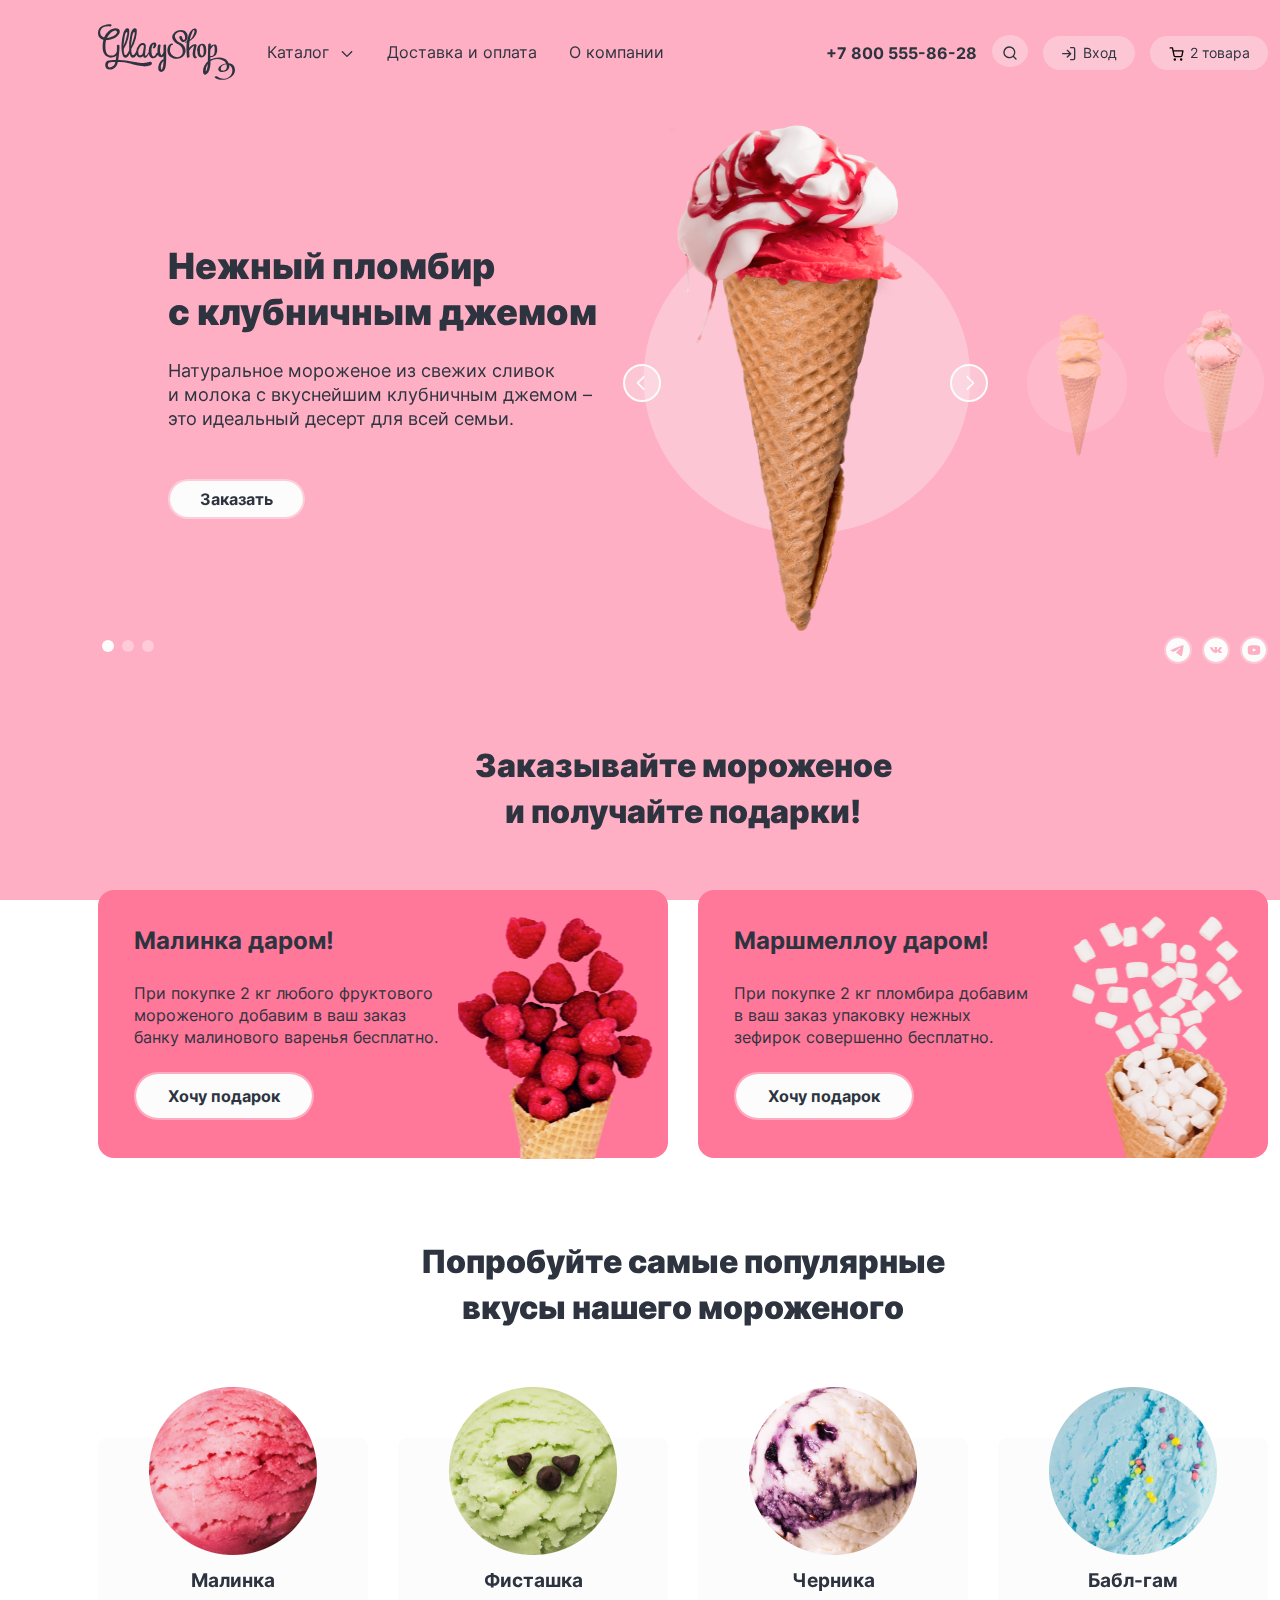
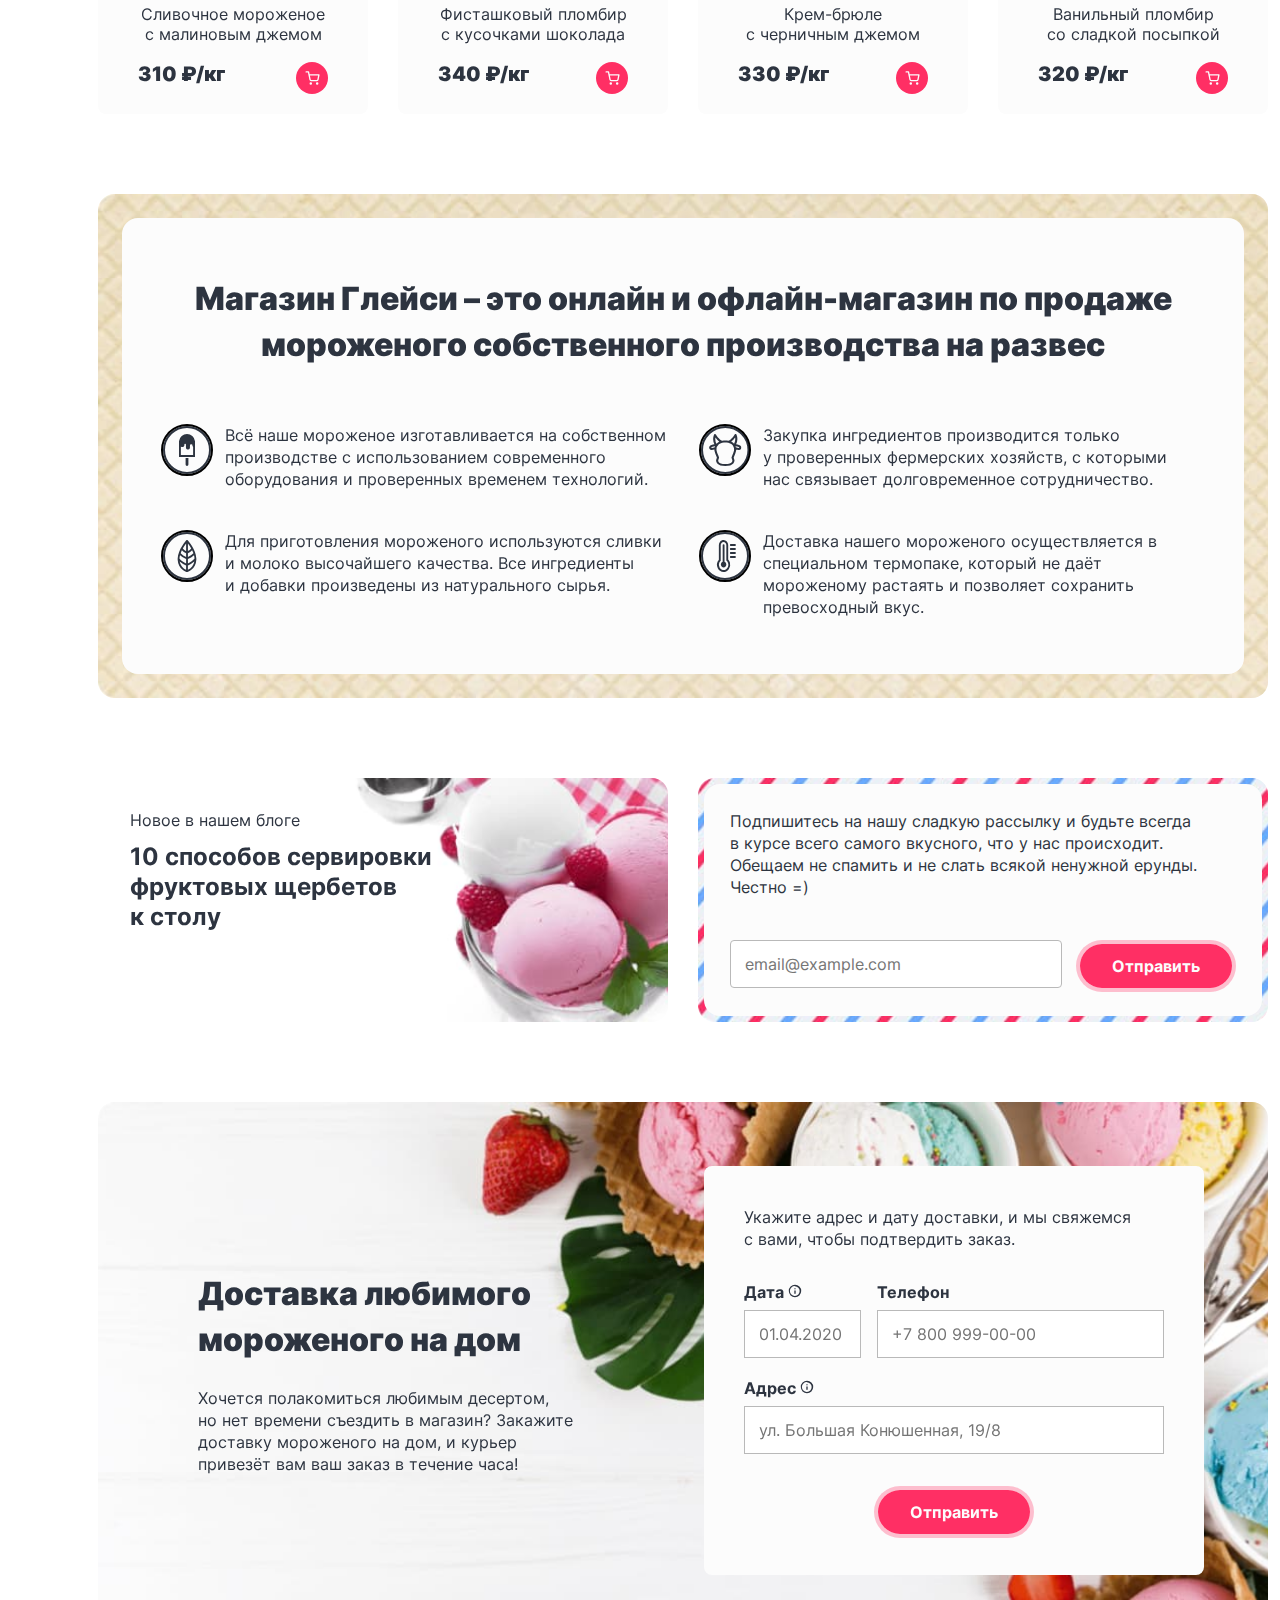
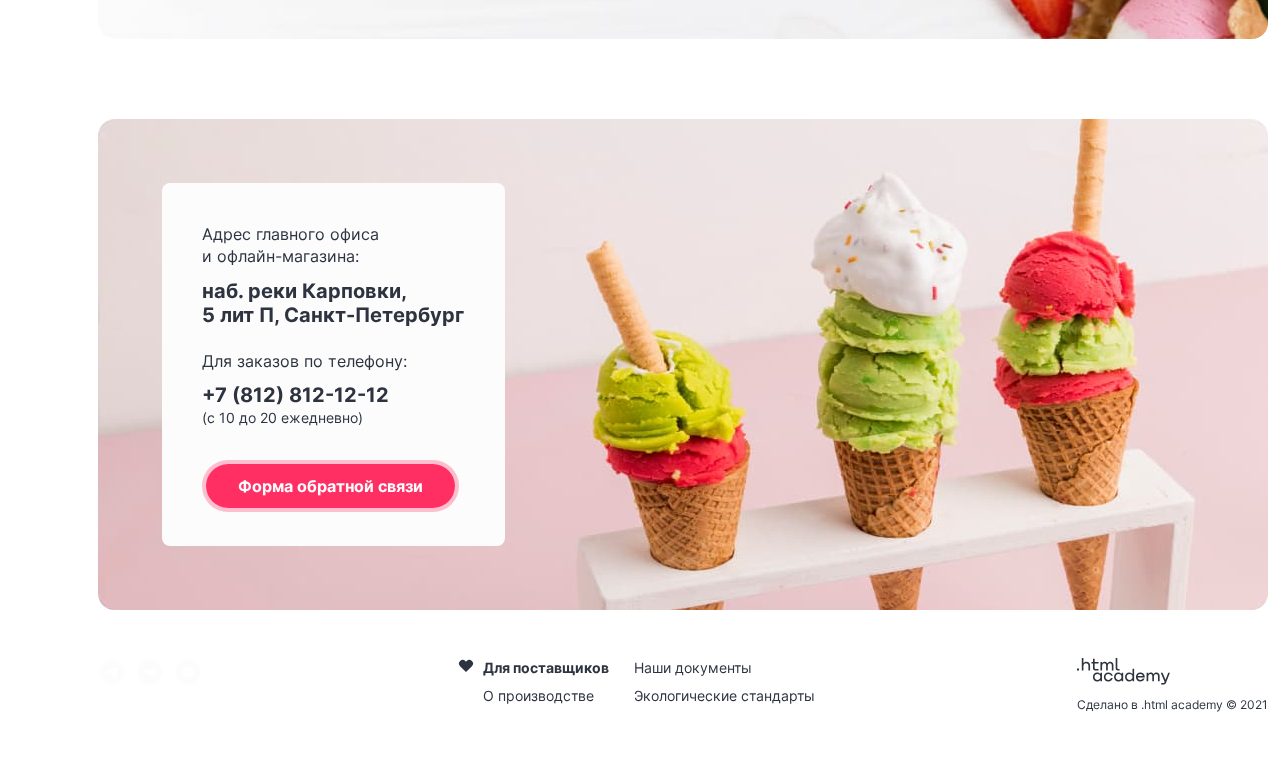
<file: index.html>
<!DOCTYPE html>
<html lang="ru">

  <head>
    <meta charset="utf-8">
    <title>HTML Academy: Глейси</title>
    <link rel="icon" type="image/png" sizes="32x32" href="/images/icons/favicon.png">
    <link rel="stylesheet" href="styles/styles.css">
  </head>

  <body class="pink">
    <!--Главный заголовок -->
    <h1 class="visually-hidden">Магазин Глейси</h1>
    <header class="page-header">
      <nav class="navigation">
        <a class="logo-main" href="index.html">
          <img class="logo-header" src="images/icons/logo-gllasy.svg" width="137" height="56"
            alt="Логотип магазина глейси">
        </a>
        <ul class="navigation-list navigation-link-left">
          <li class="navigation-item navigation-item-left navigation-item-catalog">
            <button class="navigation-link navigation-link-menu navigation-link-catalog" type="button">Каталог</button>
            <div class="popover-catalog">
              <h2 class="popover-title">Новинки</h2>
              <ul class="popover-list">
                <li class="popover-items">
                  <a class="popover-link popover-link-catalog" href="catalog.html">Сливочное</a>
                </li>
                <li class="popover-items">
                  <a class="popover-link popover-link-catalog" href="catalog.html">Щербеты</a>
                </li>
                <li class="popover-items">
                  <a class="popover-link popover-link-catalog" href="catalog.html">Фруктовый лед</a>
                </li>
                <li class="popover-items">
                  <a class="popover-link popover-link-catalog" href="catalog.html">Мелорин</a>
                </li>
              </ul>
            </div>
          </li>
          <li class="navigation-item navigation-item-left">
            <a class="navigation-link navigation-link-menu" href="#">Доставка и оплата</a>
          </li>
          <li class="navigation-item navigation-item-left">
            <a class="navigation-link navigation-link-menu" href="#">О компании</a>
          </li>
        </ul>
        <ul class="navigation-list navigation-user">
          <li class="navigation-item navigation-item-right">
            <a class="phone-number" href="tel:+78005558628">+7 800 555-86-28</a>
          </li>
          <li class="navigation-item navigation-item-right navigation-item-search">
            <a class="navigation-link navigation-link-right navigation-link-search" href="#"> <span
                class="visually-hidden">
                Поиск
              </span></a>
            <div class="popover-search">
              <form class="searh-form popover-input-enter" action="https://echo.htmlacademy.ru/" method="get">
                <label class="visually-hidden" for="sending-search">Поиск</label>
                <input class="input-search input-all" placeholder="Поиск по сайту" type="search" name="sending-search"
                  id="sending-search" required>
              </form>
            </div>
          </li>
          <li class="navigation-item navigation-item-right navigation-item-enter">
            <a class="navigation-link navigation-link-right navigation-link-enter" href="#">Вход</a>
            <div class="popover-enter">
              <h2 class="popover-enter-title">Личный кабинет</h2>
              <form class="popover-form" action="https://echo.htmlacademy.ru/" method="post">
                <p class="popover-mail">
                  <label class="visually-hidden" for="fild-popover-mail">
                    Почта</label>
                  <input class="popover-input-enter popover-input-enter-mail input-search input-all" type="email"
                    id="fild-popover-mail" name="fild-popover-mail" placeholder="email@example.com" required>
                </p>
                <p class="popover-password">
                  <label class="visually-hidden" for="fild-password">
                    Пароль</label>
                  <input class="popover-input-enter popover-input-enter-password  input-search input-all"
                    type="password" id="fild-password" name="fild-password" required>
                </p>
                <div class="enter-wrapper">
                  <a class="help-link help-link-enter" href="#">Войти</a>
                  <ul class="popover-enter-list">
                    <li class="popover-items-enter">
                      <a class="popover-enter-link" href="#">Забыли пароль?</a>
                    </li>
                    <li class="popover-items-enter">
                      <a class="popover-enter-link" href="#">Регистрация</a>
                    </li>
                  </ul>
                </div>
              </form>
            </div>
          </li>
          <li class="navigation-item navigation-item-right navigation-item-add">
            <button class="navigation-link navigation-link-right navigation-link-add" type="button">2 товара <span
                class="visually-hidden">
                Корзина
              </span></button>
            <div class="popover-add">
              <h2 class="popover-add-title">Корзина</h2>
              <ul class="popover-list-add">
                <li class="popover-items-add popover-items-add-rasberries">
                  <img class="popover-picture" src="images/ice-cream/raspb-small.jpg" width="46" height="46"
                    alt="Шарик мороженного розового цвета">
                  <a class="popover-link-add" href="catalog.html"><span class="link-description">Малинка</span>1 кг х
                    310 ₽</a>
                  <p class="add-price">310 ₽</p>
                  <button class="popover-close-button" type="button">
                    <span class="visually-hidden">Закрыть</span>
                  </button>
                </li>
                <li class="popover-items-add popover-items-add-babble">
                  <img class="popover-picture" src="images/ice-cream/bubble-small.jpg" width="46" height="46"
                    alt="Шарик мороженного синего цвета">
                  <a class="popover-link-add" href="catalog.html"><span class="link-description">Бабл-гам</span>1,5 кг х
                    320 ₽</a>
                  <p class="add-price add-price-bubble">480 ₽</p>
                  <button class="popover-close-button" type="button">
                    <span class="visually-hidden">Закрыть</span>
                  </button>
                </li>
              </ul>
              <div class="popover-add-bottom">
                <button class="help-link help-link-add" type="button">Оформить заказ</button>
                <p class="add-price-bottom">Итого: 790 ₽</p>
              </div>
            </div>
            <div class="popover-add-empty">
              <h2 class="visually-hidden">Пустая корзина</h2>
              <p class="popover-title-empty">Ваша корзина пока пуста</p>
            </div>
          </li>
        </ul>
      </nav>
    </header>
    <main class="main-index">
      <!-- Слайдер -->
      <section class="popular-goods container">
        <h2 class="visually-hidden">Популярные товары</h2>
        <ul class="slider-list">
          <li class="slider-peacture slider-peacture-one slider-peacture-current ">
            <div class="slider-description">
              <h3 class="title-items title-items-slider">Нежный пломбир<br>
                с клубничным джемом</h3>
              <p class="title-paragraph title-paragraph-slider main-text ">Натуральное мороженое из свежих сливок<br>
                и молока с вкуснейшим клубничным джемом – это идеальный десерт для всей семьи. </p>
              <a class="help-link help-link-slider" href="#">Заказать</a>
            </div>
            <div class="ice-wrapper">
              <img class="slider-image-current" src="images/ice-cream/ice-main-strawberry.png" width="320" height="507"
                alt="Морженное в вафельном рожке с клубничным джемом">
            </div>
            <div class="ice-mini-wrapper">
              <button class="slider-images slider-images-banana" type="button"><span class="visually-hidden">Следующий
                  товар</span></button>
            </div>
            <div class="ice-mini-wrapper">
              <button class="slider-images slider-images-caramel" type="button"><span class="visually-hidden">Следующий
                  товар</span></button>
            </div>
          </li>
          <li class="slider-peacture slider-peacture-two ">
            <div class="slider-description">
              <h3 class="title-items title-items-slider">Сливочное мороженое со вкусом банана</h3>
              <p class="title-paragraph title-paragraph-slider main-text">Сливочное мороженое с ярким банановым вкусом
                подарит
                вам свежесть и наслаждение даже в самый жаркий летний день. </p>
              <a class="help-link help-link-slider" href="#">Заказать</a>
            </div>
            <div class="ice-wrapper">
              <img class="slider-image-current" src="images/ice-cream/ice-main-banana.png" width="360" height="540"
                alt="Морженное в вафельном рожке с клубничным джемом">
            </div>
            <div class="ice-mini-wrapper">
              <button class="slider-images slider-images-caramel" type="button"><span class="visually-hidden">Следующий
                  товар</span></button>
            </div>
            <div class="ice-mini-wrapper">
              <button class="slider-images slider-images-strawberry" type="button"><span
                  class="visually-hidden">Следующий товар</span></button>
            </div>
          </li>
          <li class="slider-peacture slider-peacture-three">
            <div class="slider-description">
              <h3 class="title-items title-items-slider ">Карамельный пломбир
                с маршмеллоу</h3>
              <p class="title-paragraph title-paragraph-slider main-text">Необычный сладкий десерт с карамельным
                топпингом и
                кусочками зефира завоюет сердца сладкоежек всех возрастов.</p>
              <a class="help-link help-link-slider" href="#">Заказать</a>
            </div>
            <div class="ice-wrapper">
              <img class="slider-image-current" src="images/ice-cream/ice-main-caramel.png" width="350" height="507"
                alt="Морженное в вафельном рожке с клубничным джемом">
            </div>
            <div class="ice-mini-wrapper">
              <button class="slider-images slider-images-strawberry" type="button"><span
                  class="visually-hidden">Следующий товар</span></button>
            </div>
            <div class="ice-mini-wrapper">
              <button class="slider-images slider-images-banana" type="button"><span class="visually-hidden">Следующий
                  товар</span></button>
            </div>
          </li>
        </ul>
        <div class="slider-controls">
          <button class="slider-button slider-prev" type="button">
            <span class="visually-hidden">Предыдущее фото</span>
          </button>
          <button class="slider-button slider-next" type="button">
            <span class="visually-hidden">Следующее фото</span>
          </button>
        </div>
        <div class="pagination-social">
          <ul class="slider-pagination">
            <li class="slider-pagination-item">
              <button class="slider-pagination-button slider-pagination-button-current" type="button">
                <span class="visually-hidden">1 слайд</span>
              </button>
            </li>
            <li class="slider-pagination-item">
              <button class="slider-pagination-button" type="button">
                <span class="visually-hidden">2 слайд</span>
              </button>
            </li>
            <li class="slider-pagination-item">
              <button class="slider-pagination-button" type="button">
                <span class="visually-hidden">3 слайд</span>
              </button>
            </li>
          </ul>
          <article class="social">
            <h2 class="visually-hidden">Социальные сети</h2>
            <ul class="social-list">
              <li class="social-item">
                <a class="social-link social-link-tg" href=" https://t.me/htmlacademy ">
                  <span class="visually-hidden">Телеграм</span>
                </a>
              </li>
              <li class="social-item">
                <a class="social-link social-link-vk" href="https://vk.com/htmlacademy">
                  <span class="visually-hidden">В контакте</span>
                </a>
              </li>
              <li class="social-item">
                <a class="social-link social-link-yt" href="https://www.youtube.com/user/htmlacademyru">
                  <span class="visually-hidden">Ютуб</span>
                </a>
              </li>
            </ul>
          </article>
        </div>
      </section>
      <!-- Акции -->
      <section class="special-offer">
        <h2 class="visually-hidden">Акционные предложения</h2>
        <p class="title-items offer-main-title">Заказывайте мороженое<br> и получайте подарки!</p>
        <div class="grid-wrapper">
          <div class="offer-list offer-list-raspberries">
            <h3 class="offer-title">Малинка даром!</h3>
            <p class="offer-paragraph main-text">При покупке 2 кг любого фруктового мороженого добавим в ваш заказ банку
              малинового
              варенья бесплатно.</p>
            <a class="help-link help-link-offer" href="#">Хочу подарок</a>
          </div>
          <div class="offer-list offer-list-marshmallow">
            <h3 class="title-items offer-title">Маршмеллоу даром!</h3>
            <p class="offer-paragraph main-text">При покупке 2 кг пломбира добавим<br> в ваш заказ упаковку нежных
              зефирок
              совершенно
              бесплатно.</p>
            <a class="help-link help-link-offer" href="#">Хочу подарок</a>
          </div>
        </div>
      </section>
      <!-- Популярные вкусы -->
      <section class="popular-flavor">
        <h2 class="visually-hidden">Популярные вкусы мороженного</h2>
        <p class="popular-main-title">Попробуйте самые популярные<br> вкусы нашего мороженого</p>
        <ul class="product-list">
          <li class="product-item">
            <div class="product-wrapper">
              <img class="ice-catalog-image" src="images/ice-cream/ice-raspberries.png" width="168" height="168"
                alt="Шарик мороженного малинового цвета">
              <h3 class="product-title">Малинка</h3>
              <p class="product-discription main-text">Сливочное мороженое с малиновым джемом</p>
              <p class="product-price"><b class="price">310 ₽/кг</b>
                <button class="product-link product-link-vr" type="button"><span
                    class="visually-hidden">Корзина</span></button>
              </p>
            </div>
          </li>
          <li class="product-item">
            <div class="product-wrapper">
              <img class="ice-catalog-image" src="images/ice-cream/ice-pistachio.png" width="168" height="168"
                alt="Шарик мороженного фисташкового цвета с орешками">
              <h3 class="product-title">Фисташка</h3>
              <p class="product-discription main-text">Фисташковый пломбир с кусочками шоколада</p>
              <p class="product-price"><b class="price">340 ₽/кг</b>
                <button class="product-link product-link-vr" type="button"><span
                    class="visually-hidden">Корзина</span></button>
              </p>
            </div>
          </li>
          <li class="product-item">
            <div class="product-wrapper">
              <img class="ice-catalog-image" src="images/ice-cream/ice-blackberry.png" width="168" height="168"
                alt="Шарик мороженного кремового цвета с полосками черничного джема">
              <h3 class="product-title">Черника</h3>
              <p class="product-discription main-text">Крем-брюле<br>
                с черничным джемом</p>
              <p class="product-price"><b class="price">330 ₽/кг</b>
                <button class="product-link product-link-vr" type="button"><span
                    class="visually-hidden">Корзина</span></button>
              </p>
            </div>
          </li>
          <li class="product-item">
            <div class="product-wrapper">
              <img class="ice-catalog-image" src="images/ice-cream/ice-babble.png" width="168" height="168"
                alt="Шарик мороженного синего цвета с разноцветной присыпкой">
              <h3 class="product-title">Бабл-гам</h3>
              <p class="product-discription main-text">Ванильный пломбир<br>
                со сладкой посыпкой</p>
              <p class="product-price"><b class="price">320 ₽/кг</b>
                <button class="product-link product-link-vr" type="button"><span
                    class="visually-hidden">Корзина</span></button>
              </p>
            </div>
          </li>
        </ul>
      </section>
      <!-- Приемущества -->
      <div class="advantages-wrapper">
        <section class="advantages">
          <h2 class="title-items title-items-advantages">Магазин Глейси – это онлайн и офлайн-магазин по продаже
            мороженого собственного производства на развес</h2>
          <ul class="advantages-list">
            <li class="advantages-item advantages-item-ice main-text">Всё наше мороженое изготавливается на собственном
              производстве с
              использованием
              современного оборудования и проверенных временем технологий.</li>
            <li class="advantages-item advantages-item-farm main-text">Закупка ингредиентов производится только<br>
              у проверенных фермерских хозяйств, с которыми<br>
              нас связывает долговременное сотрудничество.</li>
            <li class="advantages-item advantages-item-milk main-text">Для приготовления мороженого используются сливки
              и молоко высочайшего
              качества.
              Все ингредиенты<br>
              и добавки произведены из натурального сырья.</li>
            <li class="advantages-item advantages-item-delivery main-text">Доставка нашего мороженого осуществляется в
              специальном термопаке,
              который не даёт
              мороженому растаять и позволяет сохранить превосходный вкус.</li>
          </ul>
        </section>
      </div>
      <!-- Блог -->
      <div class="news-wrapper grid-wrapper">
        <section class="blog">
          <h2 class="main-text main-text-blog">Новое в нашем блоге</h2>
          <a class="blog-description" href="#">10 способов сервировки фруктовых щербетов<br>
            к столу</a>
        </section>
        <!-- Подписаться -->
        <div class="subscribe-wrapper">
          <section class="subscribe">
            <h2 class="visually-hidden">Подписаться</h2>
            <p class="main-text main-subscribe">Подпишитесь на&nbsp;нашу сладкую рассылку и&nbsp;будьте всегда<br>
              в&nbsp;курсе всего самого вкусного, что у&nbsp;нас происходит. Обещаем не&nbsp;спамить
              и&nbsp;не&nbsp;слать
              всякой ненужной ерунды.
              Честно =&#41;</p>
            <form class="subscribe-form" action="https://echo.htmlacademy.ru/" method="get">
              <label class="visually-hidden" for="sending-subscribe">Подписаться</label>
              <input class="input-subscribe input-all" placeholder="email@example.com" type="email"
                name="sending-subscribe" id="sending-subscribe" required>
              <button class="help-link button-subscribe" type="submit">Отправить</button>
            </form>
          </section>
        </div>
      </div>
      <!-- Доставка -->

      <section class="delivery">
        <div class="delivery-description">
          <h2 class="title-items title-items-delivery">Доставка любимого мороженого на дом</h2>
          <p class="main-text main-text-delivery">Хочется полакомиться любимым десертом,<br> но нет времени съездить в
            магазин? Закажите
            доставку мороженого на дом, и курьер<br> привезёт вам ваш заказ в течение часа!</p>
        </div>
        <div class="delivery-main">
          <p class="main-text main-text-delivery">Укажите адрес и&nbsp;дату доставки, и&nbsp;мы&nbsp;свяжемся
            с&nbsp;вами, чтобы подтвердить
            заказ.</p>
          <form class="delivery-form" action="https://echo.htmlacademy.ru/" method="post">
            <div class="delivery-form-top">
              <p class="field-group fild-form-date">
                <label class="form-label form-label-delivery" for="fild-date">
                  Дата</label>
                <input class="field-delivery fild-date input-all" type="text" id="fild-date" name="fild-date"
                  placeholder="01.04.2020" required>
              </p>
              <p class="field-group fild-form-phone">
                <label class="form-label" for="fild-phone">
                  Телефон</label>
                <input class="field-delivery fild-phone input-all" type="tel" id="fild-phone" name="fild-phone"
                  placeholder="+7 800 999-00-00" required>
              </p>
            </div>
            <p class="field-group fild-form-address">
              <label class="form-label form-label-delivery" for="fild-address">
                Адрес</label>
              <input class="field-delivery fild-address input-all" type="text" id="fild-address" name="fild-address"
                placeholder="ул. Большая Конюшенная, 19/8" required>
            </p>
            <button class="help-link help-link-delivery" type="submit">Отправить</button>
          </form>
        </div>
      </section>

      <!-- Контакты -->
      <section class="cotact">
        <div class="contact-wrapper">
          <h2 class="main-text main-text-contact">Адрес главного офиса<br> и офлайн-магазина:</h2>
          <address class="contact-text">наб. реки Карповки,<br> 5 лит П, Санкт-Петербург</address>
          <p class="main-text main-text-paragraph">Для заказов по телефону:</p>
          <a class="contact-text contact-text-phone" href="tel:+78128121212">+7 (812) 812-12-12</a>
          <span class="control-label control-label-contact">(с 10 до 20 ежедневно)</span>
          <button class="help-link help-link-contact" type="submit">Форма обратной связи</button>
        </div>
      </section>
    </main>
    <!-- Подвал -->
    <footer class="page-footer">
      <div class="social">
        <ul class="social-list social-list-footer">
          <li class="social-item ">
            <a class="social-link social-link-tg" href=" https://t.me/htmlacademy ">
              <span class="visually-hidden">Телеграм</span>
            </a>
          </li>
          <li class="social-item">
            <a class="social-link social-link-vk" href="https://vk.com/htmlacademy">
              <span class="visually-hidden">В контакте</span>
            </a>
          </li>
          <li class="social-item">
            <a class="social-link social-link-yt" href="https://www.youtube.com/user/htmlacademyru">
              <span class="visually-hidden">Ютуб</span>
            </a>
          </li>
        </ul>
      </div>
      <div class="footer-link-group">
        <ul class="footer-list">
          <li class="footer-item">
            <a class="navigation-link navigation-link-footer navigation-link-footer-main" href="#">Для поставщиков</a>
          </li>
          <li class="footer-item">
            <a class="navigation-link navigation-link-footer" href="#">Наши документы</a>
          </li>
          <li class="footer-item">
            <a class="navigation-link navigation-link-footer" href="#">О производстве</a>
          </li>
          <li class="footer-item">
            <a class="navigation-link navigation-link-footer" href="#">Экологические стандарты</a>
          </li>
        </ul>
      </div>
      <div class="html-academy">
        <p class="logo-html-footer">
          <a class="logo-footer-html" href="https://htmlacademy.ru">
            <img class="logo-html-academy" src="images/icons/logo-html-academy.svg" width="93" height="27"
              alt="Логотип html-academy">
          </a>
          <span class="footer-description">Сделано в .html academy © 2021</span>
        </p>
      </div>
    </footer>
    <!-- Модальное окно -->
    <div class="modal-container modal-wrapper">
      <div class="modal modal-order">
        <button class="modal-close-button" type="button">
          <span class="visually-hidden">Закрыть</span>
        </button>
        <section class="modal-content">
          <h2 class="modal-title">Мы обязательно ответим вам!</h2>
          <form class="order-form" action="https://echo.htmlacademy.ru/" method="post">
            <p class="field-group modal-form-name">
              <label class="visually-hidden" for="order-name">
                Ваше имя</label>
              <input class="field-modal fild-modal-name field-delivery" type="text" id="order-name" name="order-name"
                placeholder="Имя и фамилия" required>
            </p>
            <p class="field-group modal-form-mail">
              <label class="visually-hidden" for="order-mail">
                Ваш e-mail</label>
              <input class="field-modal fild-modal-mail field-delivery" type="text" id="order-mail" name="order-mail"
                placeholder="email@example.com" required>
            </p>
            <p class="field-group order-form-get`">
              <label class="visually-hidden" for="order-get">Написать вопрос
              </label>
              <input class="field-modal fild-modal-get" type="text" id="order-get" name="order-get"
                placeholder="В свободной форме" required>
            </p>
            <button class="help-link help-link-modal" type="submit">Отправить</button>
          </form>
        </section>
      </div>
    </div>
  </body>

</html>
</file>
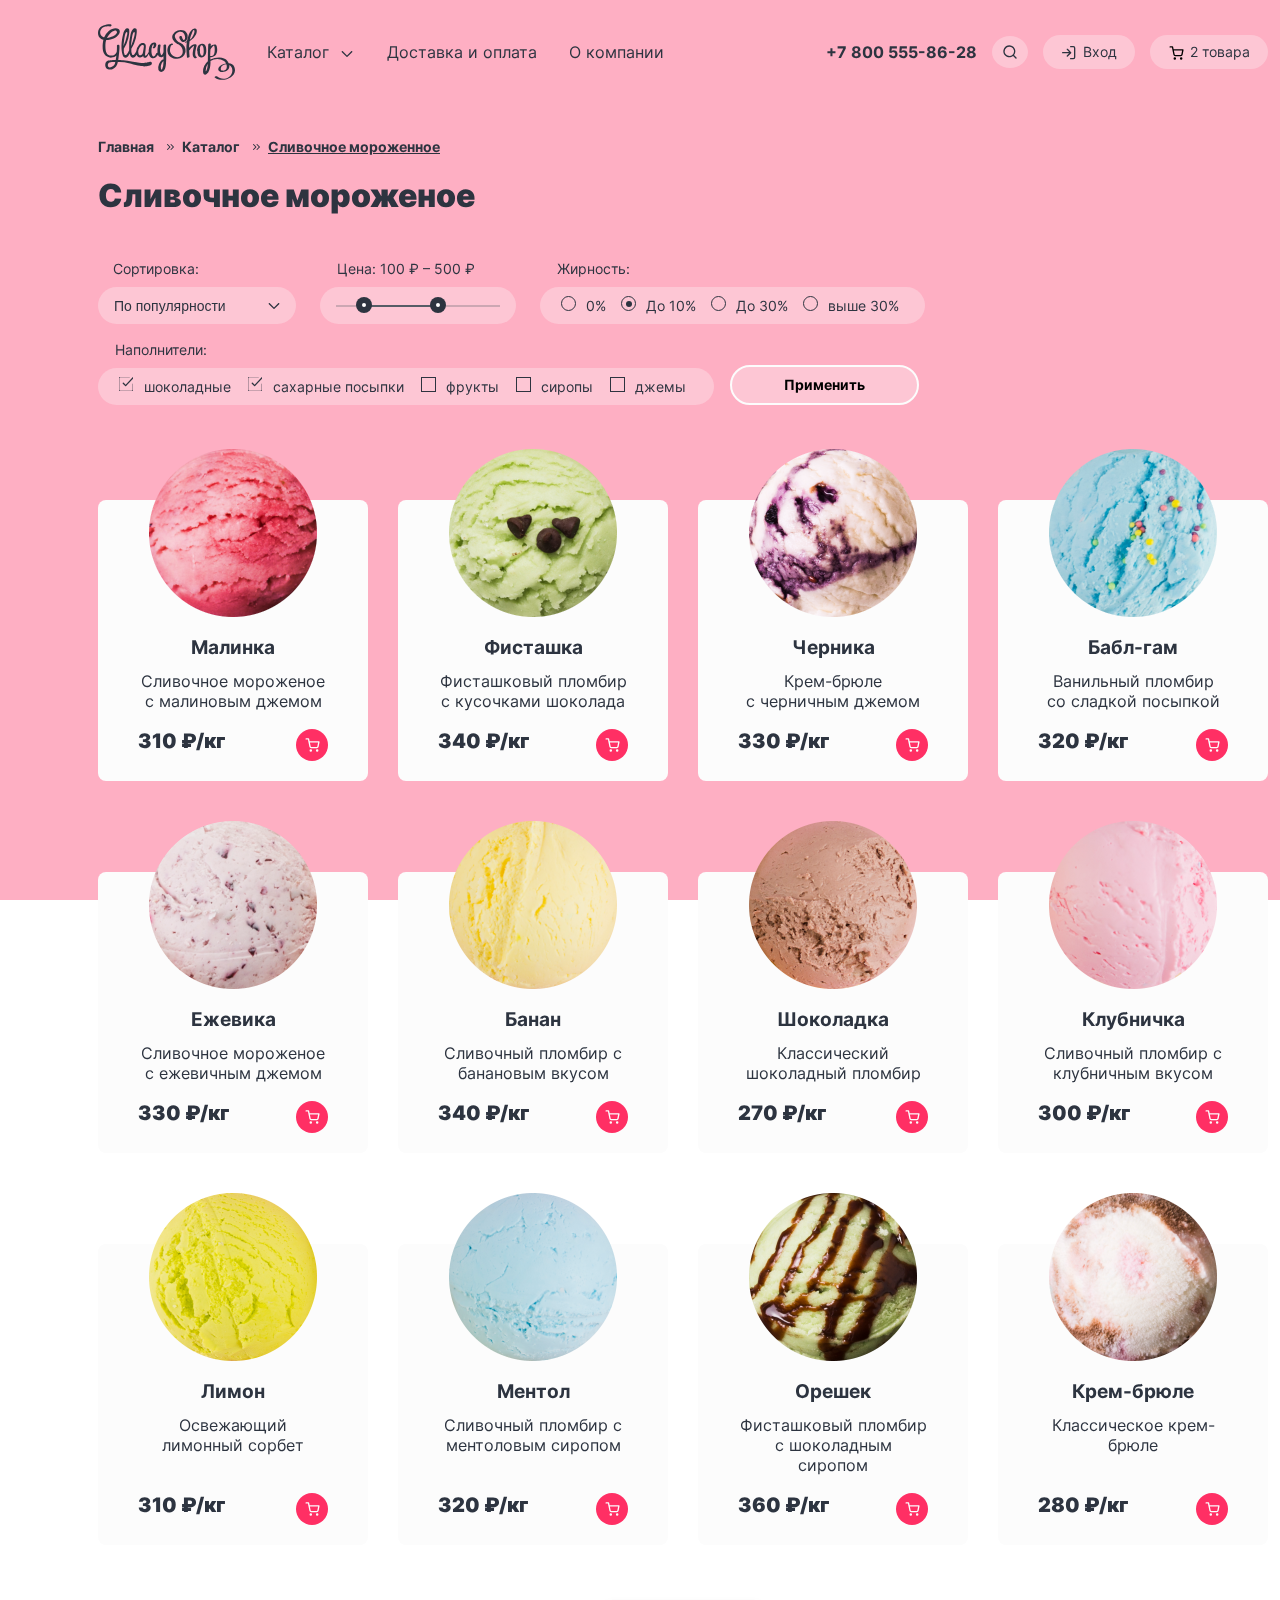
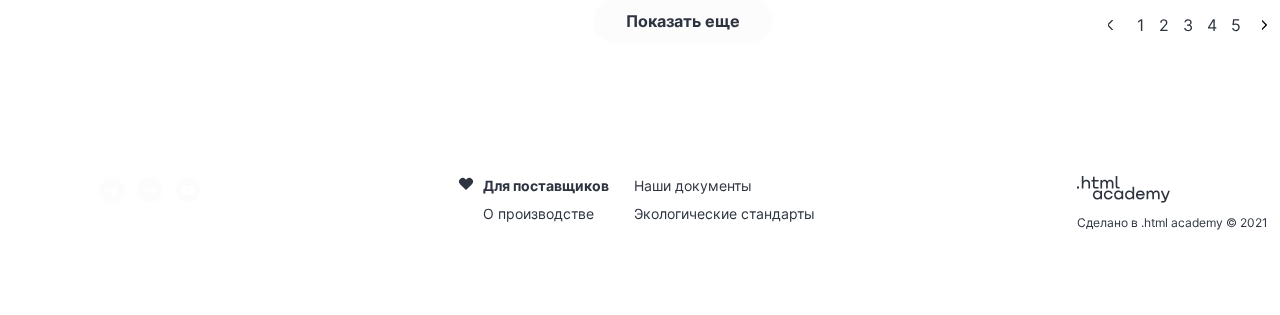
<file: catalog.html>
<!DOCTYPE html>
<html lang="ru">

  <head>
    <meta charset="utf-8">
    <title>Каталог</title>
    <link rel="icon" type="image/png" sizes="32x32" href="/images/icons/favicon.png">
    <link rel="stylesheet" href="styles/styles.css">
  </head>

  <body class="pink">
    <!--Главный заголовок -->
    <h1 class="visually-hidden">Магазин Глейси</h1>
    <header class="page-header">
      <nav class="navigation">
        <a class="logo-main" href="index.html">
        <img class="logo-header" src="images/icons/logo-gllasy.svg" width="137" height="56"
              alt="Логотип магазина глейси">
            </a>
        <ul class="navigation-list navigation-link-left">
          <li class="navigation-item navigation-item-left navigation-item-catalog">
            <button class="navigation-link navigation-link-menu navigation-link-catalog" type="button">Каталог</button>
            <div class="popover-catalog">
              <h2 class="popover-title">Новинки</h2>
              <ul class="popover-list">
                <li class="popover-items">
                  <a class="popover-link popover-link-catalog" href="catalog.html">Сливочное</a>
                </li>
                <li class="popover-items">
                  <a class="popover-link popover-link-catalog" href="catalog.html">Щербеты</a>
                </li>
                <li class="popover-items">
                  <a class="popover-link popover-link-catalog" href="catalog.html">Фруктовый лед</a>
                </li>
                <li class="popover-items">
                  <a class="popover-link popover-link-catalog" href="catalog.html">Мелорин</a>
                </li>
              </ul>
            </div>
          </li>
          <li class="navigation-item navigation-item-left">
            <a class="navigation-link navigation-link-menu" href="#">Доставка и оплата</a>
          </li>
          <li class="navigation-item navigation-item-left">
            <a class="navigation-link navigation-link-menu" href="#">О компании</a>
          </li>
        </ul>
        <ul class="navigation-list navigation-user">
          <li class="navigation-item navigation-item-right">
            <a class="phone-number" href="tel:+78005558628">+7 800 555-86-28</a>
          </li>
          <li class="navigation-item navigation-item-right navigation-item-search">
            <button class="navigation-link navigation-link-right navigation-link-search" type="button"> <span
                class="visually-hidden">
                Поиск
              </span></button>
            <div class="popover-search">
              <form class="searh-form popover-input-enter" action="https://echo.htmlacademy.ru/" method="get">
                <label class="visually-hidden" for="sending-search">Поиск</label>
                <input class="input-search input-all" placeholder="Поиск по сайту" type="search" name="sending-search"
                  id="sending-search" required>
              </form>
            </div>
          </li>
          <li class="navigation-item navigation-item-right navigation-item-enter">
            <button class="navigation-link navigation-link-right navigation-link-enter" type="button">Вход</button>
            <div class="popover-enter">
              <h2 class="popover-enter-title">Личный кабинет</h2>
              <form class="popover-form" action="https://echo.htmlacademy.ru/" method="post">
                <p class="popover-mail">
                  <label class="visually-hidden" for="fild-popover-mail">
                    Почта</label>
                  <input class="popover-input-enter popover-input-enter-mail input-search input-all" type="email"
                    id="fild-popover-mail" name="fild-popover-mail" placeholder="email@example.com" required>
                </p>
                <p class="popover-password">
                  <label class="visually-hidden" for="fild-password">
                    Пароль</label>
                  <input class="popover-input-enter popover-input-enter-password  input-search input-all" type="password"
                    id="fild-password" name="fild-password" required>
                </p>
              </form>
              <div class="enter-wrapper">
                <button class="help-link help-link-enter" type="button">Войти</button>
                <ul class="popover-enter-list">
                  <li class="popover-items-enter">
                    <a class="popover-enter-link" href="#">Забыли пароль?</a>
                  </li>
                  <li class="popover-items-enter">
                    <a class="popover-enter-link" href="#">Регистрация</a>
                  </li>
                </ul>
              </div>
            </div>
          </li>
          <li class="navigation-item navigation-item-right navigation-item-add">
            <button class="navigation-link navigation-link-right navigation-link-add" type="button">2 товара <span
                class="visually-hidden">
                Корзина
              </span></button>
            <div class="popover-add">
              <h2 class="popover-add-title">Корзина</h2>
              <ul class="popover-list-add">
                <li class="popover-items-add popover-items-add-rasberries">
                  <img class="popover-picture" src="images/ice-cream/raspb-small.jpg" width="46" height="46"
                    alt="Шарик мороженного розового цвета">
                  <a class="popover-link-add" href="catalog.html"><span class="link-description">Малинка</span>1 кг х 310 ₽</a>
                  <p class="add-price">310 ₽</p>
                  <button class="popover-close-button" type="button">
                    <span class="visually-hidden">Закрыть</span>
                  </button>
                </li>
                <li class="popover-items-add popover-items-add-babble">
                  <img class="popover-picture" src="images/ice-cream/bubble-small.jpg" width="46" height="46"
                    alt="Шарик мороженного синего цвета">
                  <a class="popover-link-add" href="catalog.html"><span class="link-description">Бабл-гам</span>1,5 кг х 320 ₽</a>
                  <p class="add-price">480 ₽</p>
                  <button class="popover-close-button" type="button">
                    <span class="visually-hidden">Закрыть</span>
                  </button>
                </li>
              </ul>
              <div class="popover-add-bottom">
              <button class="help-link help-link-add" type="button">Оформить заказ</button>
              <p class="add-price-bottom">Итого: 790 ₽</p>
            </div>
            </div>
            <div class="popover-add-empty">
              <h2 class="visually-hidden">Пустая корзина</h2>
              <p class="popover-title-empty">Ваша корзина пока пуста</p>
            </div>
          </li>
        </ul>
      </nav>
    </header>
    <main class="main-inner">
      <h2 class="visually-hidden">Страница каталога с мороженным</h2>
      <ul class="breadcrumbs">
        <li class="breadcrumbs-item">
          <a class="breadcrumbs-link" href="index.html">Главная</a>
        </li>
        <li class="breadcrumbs-item">
          <a class="breadcrumbs-link" href="#">Каталог</a>
        </li>
        <li class="breadcrumbs-item">
          <a class="breadcrumbs-link breadcrumbs-link-current" href="#">Сливочное мороженное</a>
        </li>
      </ul>
      <h2 class="inner-header-title">Сливочное мороженое</h2>


      <form class="catalog-filter" action="https://echo.htmlacademy.ru/" method="get">

        <section class="catalog-products">
          <h3 class="visually-hidden">Список товаров с фильтрами</h3>
          <p class="filter-title catalog-filter-title">Сортировка:</p>
          <select class="select-control select-control-filter" aria-label="Сортировка">
            <option value="popular">По популярности</option>
          </select>
        </section>

        <fieldset class="catalog-filter-group">

            <legend class="catalog-filter-title">Цена: <span>100</span> ₽ – <span>500</span> ₽</legend>
            <div class="range">
          <div class="select-control select-control-range">
            <div class="range-scale">
              <div class="range-bar" style="left: 30px; width: 70px">
                <button class="range-toggle toggle-min" type="button">
                  <span class="visually-hidden">Изменить минимальную цену.</span>
                </button>
                <button class="range-toggle toggle-max" type="button">
                  <span class="visually-hidden">Изменить максимальную цену.</span>
                </button>
              </div>
            </div>
          </div>
            </div>
        </fieldset>
        <fieldset class="catalog-filter-group catalog-filter-group-fat">
          <legend class="catalog-filter-title">Жирность:</legend>
          <div class="select-control select-control-fat">
            <label class="control control-first">
              <input class="control-input visually-hidden" type="radio" value="0%" name="precent">
              <span class="control-mark control-mark-fat"></span>
                    <span class="control-label control-label-fat">0%</span>
            </label>
            <label class="control">
              <input class="control-input visually-hidden" type="radio" value="До 10%" name="precent" checked>
              <span class="control-mark control-mark-fat"></span>
                    <span class="control-label control-label-fat">До 10%</span>
            </label>
            <label class="control">
              <input class="control-input visually-hidden" type="radio" value="До 30%" name="precent">
              <span class="control-mark control-mark-fat"></span>
                    <span class="control-label control-label-fat">До 30%</span>
            </label>
            <label class="control">
              <input class="control-input visually-hidden" type="radio" value="Свыше 30%" name="precent">
              <span class="control-mark control-mark-fat"></span>
                    <span class="control-label">выше 30%</span>
            </label>
          </div>
        </fieldset>


        <fieldset class="catalog-filter-group catalog-filter-group-fill">
          <legend class="catalog-filter-title">Наполнители:</legend>
          <div class="select-control select-control-fill">
            <label class="control control-fill">
              <input class="control-input visually-hidden" type="checkbox" value="шоколадные" name="precent" checked>
              <span class="control-mark control-mark-fruit"></span>
              <span class="control-label">шоколадные</span>
            </label>
            <label class="control control-fill">
              <input class="control-input visually-hidden" type="checkbox" value="сахарные посыпки" name="precent" checked>
              <span class="control-mark control-mark-fruit"></span>
              <span class="control-label">сахарные посыпки</span>
            </label>
            <label class="control control-fill">
              <input class="control-input visually-hidden" type="checkbox" value="фрукты" name="precent">
              <span class="control-mark control-mark-fruit"></span>
              <span class="control-label">фрукты</span>
            </label>
            <label class="control control-fill">
              <input class="control-input visually-hidden" type="checkbox" value="сиропы" name="precent">
              <span class="control-mark control-mark-fruit"></span>
              <span class="control-label">сиропы</span>
            </label>
            <label class="control control-fill">
              <input class="control-input visually-hidden" type="checkbox" value="джемы" name="precent">
              <span class="control-mark control-mark-fruit"></span>
              <span class="control-label">джемы</span>
            </label>
          </div>
        </fieldset>
        <button class="button-filter" type="submit">Применить</button>

      </form>

      <ul class="product-list">
        <li class="product-item">
          <div class="product-wrapper">
            <img class="ice-catalog-image" src="images/ice-cream/ice-raspberries.png" width="168" height="168"
              alt="Шарик мороженного малинового цвета">
            <h3 class="product-title product-title-catalog ">Малинка</h3>
            <p class="product-discription main-text">Сливочное мороженое с малиновым джемом</p>
            <p class="product-price"><b class="price">310 ₽/кг</b>
              <button class="product-link product-link-vr" type="button"><span
                  class="visually-hidden">Корзина</span></button>
            </p>
          </div>
        </li>
        <li class="product-item">
          <div class="product-wrapper">
            <img class="ice-catalog-image" src="images/ice-cream/ice-pistachio.png" width="168" height="168"
              alt="Шарик мороженного фисташкового цвета с орешками">
            <h3 class="product-title product-title-catalog">Фисташка</h3>
            <p class="product-discription main-text">Фисташковый пломбир с кусочками шоколада</p>
            <p class="product-price"><b class="price">340 ₽/кг</b>
              <button class="product-link product-link-vr" type="button"><span
                  class="visually-hidden">Корзина</span></button>
            </p>
          </div>
        </li>
        <li class="product-item">
          <div class="product-wrapper">
            <img class="ice-catalog-image" src="images/ice-cream/ice-blackberry.png" width="168" height="168"
              alt="Шарик мороженного кремового цвета с полосками черничного джема">
            <h3 class="product-title product-title-catalog">Черника</h3>
            <p class="product-discription main-text">Крем-брюле<br>
              с черничным джемом</p>
            <p class="product-price"><b class="price">330 ₽/кг</b>
              <button class="product-link product-link-vr" type="button"><span
                  class="visually-hidden">Корзина</span></button>
            </p>
          </div>
        </li>
        <li class="product-item">
          <div class="product-wrapper">
            <img class="ice-catalog-image" src="images/ice-cream/ice-babble.png" width="168" height="168"
              alt="Шарик мороженного синего цвета с разноцветной присыпкой">
            <h3 class="product-title product-title-catalog">Бабл-гам</h3>
            <p class="product-discription main-text">Ванильный пломбир<br>
              со сладкой посыпкой</p>
            <p class="product-price"><b class="price">320 ₽/кг</b>
              <button class="product-link product-link-vr" type="button"><span
                  class="visually-hidden">Корзина</span></button>
            </p>
          </div>
        </li>
        <li class="product-item">
          <div class="product-wrapper">
            <img class="ice-catalog-image" src="images/ice-cream/ice-blueberry.png" width="168" height="168"
              alt="Шарик мороженного с цветными кусочками ежевичного джема">
            <h3 class="product-title product-title-catalog">Ежевика</h3>
            <p class="product-discription main-text">Сливочное мороженое с ежевичным джемом</p>
            <p class="product-price"><b class="price">330 ₽/кг</b>
              <button class="product-link product-link-vr" type="button"><span
                  class="visually-hidden">Корзина</span></button>
            </p>
          </div>
        </li>
        <li class="product-item">
          <div class="product-wrapper">
            <img class="ice-catalog-image" src="images/ice-cream/ice-banana.png" width="168" height="168"
              alt="Шарик мороженного желтого цвета">
            <h3 class="product-title product-title-catalog">Банан</h3>
            <p class="product-discription main-text">Сливочный пломбир
              с банановым вкусом</p>
            <p class="product-price"><b class="price">340 ₽/кг</b>
              <button class="product-link product-link-vr" type="button"><span
                  class="visually-hidden">Корзина</span></button>
            </p>
          </div>
        </li>
        <li class="product-item">
          <div class="product-wrapper">
            <img class="ice-catalog-image" src="images/ice-cream/ice-chocolate.png" width="168" height="168"
              alt="Шарик мороженного шоколадного цвета">
            <h3 class="product-title product-title-catalog">Шоколадка</h3>
            <p class="product-discription main-text">Классический шоколадный пломбир</p>
            <p class="product-price"><b class="price">270 ₽/кг</b>
              <button class="product-link product-link-vr" type="button"><span
                  class="visually-hidden">Корзина</span></button>
            </p>
          </div>
        </li>
        <li class="product-item">
          <div class="product-wrapper">
            <img class="ice-catalog-image" src="images/ice-cream/ice-strawberry.png" width="168" height="168"
              alt="Шарик мороженного розового цвета">
            <h3 class="product-title product-title-catalog ">Клубничка</h3>
            <p class="product-discription main-text">Сливочный пломбир
              с клубничным вкусом</p>
            <p class="product-price"><b class="price">300 ₽/кг</b>
              <button class="product-link product-link-vr" type="button"><span
                  class="visually-hidden">Корзина</span></button>
            </p>
          </div>
        </li>
        <li class="product-item">
          <div class="product-wrapper">
            <img class="ice-catalog-image" src="images/ice-cream/ice-lemon.png" width="168" height="168"
              alt="Шарик мороженного лимонного цвета">
            <h3 class="product-title product-title-catalog">Лимон</h3>
            <p class="product-discription main-text">Освежающий лимонный сорбет</p>
            <p class="product-price"><b class="price">310 ₽/кг</b>
              <button class="product-link product-link-vr" type="button"><span
                  class="visually-hidden">Корзина</span></button>
            </p>
          </div>
        </li>
        <li class="product-item">
          <div class="product-wrapper">
            <img class="ice-catalog-image" src="images/ice-cream/ice-mint.png" width="168" height="168"
              alt="Шарик мороженного голубого цвета">
            <h3 class="product-title product-title-catalog">Ментол</h3>
            <p class="product-discription main-text">Сливочный пломбир
              с ментоловым сиропом</p>
            <p class="product-price"><b class="price">320 ₽/кг</b>
              <button class="product-link product-link-vr" type="button"><span
                  class="visually-hidden">Корзина</span></button>
            </p>
          </div>
        </li>
        <li class="product-item">
          <div class="product-wrapper">
            <img class="ice-catalog-image" src="images/ice-cream/ice-nut.png" width="168" height="168"
              alt="Шарик мороженного зеленого цвета покрытый шоколадным сиропом">
            <h3 class="product-title product-title-catalog">Орешек</h3>
            <p class="product-discription main-text">Фисташковый пломбир с шоколадным сиропом</p>
            <p class="product-price"><b class="price">360 ₽/кг</b>
              <button class="product-link product-link-vr" type="button"><span
                  class="visually-hidden">Корзина</span></button>
            </p>
          </div>
        </li>
        <li class="product-item">
          <div class="product-wrapper">
            <img class="ice-catalog-image" src="images/ice-cream/ice-cream.png" width="168" height="168"
              alt="Шарик мороженного крем-брюле">
            <h3 class="product-title product-title-catalog">Крем-брюле</h3>
            <p class="product-discription main-text">Классическое крем-брюле </p>
            <p class="product-price"><b class="price">280 ₽/кг</b>
              <button class="product-link product-link-vr" type="button"><span
                  class="visually-hidden">Корзина</span></button>
            </p>
          </div>
        </li>
      </ul>
      <div class="catalog-pagination">
        <button class="help-link help-link-catalog" type="button">Показать еще</button>
        <ul class="pagination">
          <li class="pagination-item">
            <a class="pagination-link pagination-current" href="#">1</a>
          </li>
          <li class="pagination-item">
            <a class="pagination-link" href="#">2</a>
          </li>
          <li class="pagination-item">
            <a class="pagination-link" href="#">3</a>
          </li>
          <li class="pagination-item">
            <a class="pagination-link" href="#">4</a>
          </li>
          <li class="pagination-item">
            <a class="pagination-link" href="#">5</a>
          </li>
        </ul>
      </div>

    </main>

    <footer class="page-footer page-footer-catalog">
      <div class="social">
        <ul class="social-list social-list-footer">
          <li class="social-item ">
            <a class="social-link social-link-tg" href=" https://t.me/htmlacademy ">
              <span class="visually-hidden">Телеграм</span>
            </a>
          </li>
          <li class="social-item">
            <a class="social-link social-link-vk" href="https://vk.com/htmlacademy">
              <span class="visually-hidden">В контакте</span>
            </a>
          </li>
          <li class="social-item">
            <a class="social-link social-link-yt" href="https://www.youtube.com/user/htmlacademyru">
              <span class="visually-hidden">Ютуб</span>
            </a>
          </li>
        </ul>
      </div>
      <div class="footer-link-group">
        <ul class="footer-list">
          <li class="footer-item">
            <a class="navigation-link navigation-link-footer navigation-link-footer-main" href="#">Для поставщиков</a>
          </li>
          <li class="footer-item">
            <a class="navigation-link navigation-link-footer" href="#">Наши документы</a>
          </li>
          <li class="footer-item">
            <a class="navigation-link navigation-link-footer" href="#">О производстве</a>
          </li>
          <li class="footer-item">
            <a class="navigation-link navigation-link-footer" href="#">Экологические стандарты</a>
          </li>
        </ul>
      </div>
      <div class="html-academy">
        <p class="logo-html-footer">
          <a class="logo-footer-html" href="https://htmlacademy.ru">
            <img class="logo-html-academy" src="images/icons/logo-html-academy.svg" width="93" height="27"
              alt="Логотип html-academy">
          </a>
          <span class="footer-description">Сделано в .html academy © 2021</span>
        </p>
      </div>
    </footer>
  </body>

</html>
</file>
<file: styles/styles.css>
@font-face {
  font-family: "Inter";
  font-style: normal;
  font-weight: 400;
  src: url("../fonts/inter-400.woff2") format("woff2");
  font-display: swap;
}

@font-face {
  font-family: "Inter";
  font-style: normal;
  font-weight: 700;
  src: url("../fonts/inter-700.woff2") format("woff2");
  font-display: swap;
}

@font-face {
  font-family: "Inter";
  font-style: normal;
  font-weight: 900;
  src: url("../fonts/inter-900.woff2") format("woff2");
  font-display: swap;
}

html {
  height: 100%;
}

body {
  width: 1366px;
  margin: 0 auto;
  display: flex;
  flex-direction: column;
  min-height: 100%;
  font-family: "Inter", sans-serif;
  font-style: normal;
  font-size: 16px;
  line-height: 20px;
  color: #2d3440;

}

.pink::before {
  content: "";
  position: fixed;
  top: 0;
  left: 0;
  right: 0;
  bottom: 0;
  background-color: #feafc3;
  z-index: -1;
}

.slider-peacture-two::before {
  content: "";
  position: fixed;
  top: 0;
  left: 0;
  right: 0;
  bottom: 0;
  background-color: #69a9ff;
  z-index: -1;
}

.slider-peacture-three::before {
  content: "";
  position: fixed;
  top: 0;
  left: 0;
  right: 0;
  bottom: 0;
  background-color: #fcc850;
  z-index: -1;
}


.visually-hidden {
  position: absolute;
  width: 1px;
  height: 1px;
  margin: -1px;
  padding: 0;
  border: 0;
  clip: rect(0 0 0 0);
  overflow: hidden;
}



.input-all::placeholder {
  opacity: 1;
}

.input-all:hover {
  border: 2px solid #2d3440;
}

.input-all:focus {
  border: 2px solid #2d3440;
}

.input-all:disabled {
  border: 2px solid #b9b9b9;
  background-color: #e7e7e7;
}

/* Навигация */

.page-header {
  width: 1170px;
  margin: 0 auto;
}

.navigation {
  position: relative;
  display: flex;
  margin: 0 auto;
  margin-bottom: 24px;
  margin-top: 24px;
  align-items: flex-start;
}

.navigation-link-left {
  width: 450px;
  margin-right: 50px;
}



.logo-header {
  display: block;
  width: 137px;
  height: 56px;
  margin-right: 16px;
}

.navigation-list {
  display: flex;
  flex-wrap: wrap;
  margin: 0;
  padding: 0;
  list-style-type: none;
}

.navigation-item {
  align-self: center;
  margin: 11px 0;
}

.navigation-item-left {
  margin: 13px 0;
}

.navigation-link-catalog {
  border: none;
  background-color: transparent;
  font-size: 16px;
  font-weight: 400;
  line-height: 20px;
}


.navigation-link {
  font-family: inherit;
  display: block;
  text-decoration: none;
  color: #2d3440;
  padding: 5px 16px;
}

.navigation-link-right {
  display: inline-block;
  box-sizing: border-box;
  background-color: rgba(252, 252, 252, 0.3);
  border-radius: 50px 50px 50px 50px;
  border: 2px solid transparent;
  font-size: 14px;
  line-height: 20px;
}

.navigation-item-right {
  margin-left: 15px;
}

.navigation-user {
  font-family: inherit;
  margin-left: auto;
  justify-content: flex-end;
  width: 500px;
}

.phone-number {
  font-size: 16px;
  font-weight: 700;
  line-height: 20px;
  text-decoration: none;
  color: inherit;
}

.navigation-link-search {
  border-radius: 50%;
  width: 32px;
  height: 32px;
}

.navigation-link-catalog::after {
  content: "";
  display: inline-block;
  width: 16px;
  height: 16px;
  background-image: url(../images/icons/icon-arrow-bottom.svg);
  background-position: center;
  background-repeat: no-repeat;
  margin-left: 10px;
  vertical-align: middle;
}

.navigation-link-catalog:focus {
  background-color: #ff4a78;
  color: #fcfcfc;
  border-radius: 50px;
}


.navigation-link-catalog:focus::after {
  background-image: url(../images/icons/icon-arrow-top.svg);
}

.navigation-link-search::before {
  position: absolute;
  content: "";
  display: block;
  width: 16px;
  height: 16px;
  background-image: url(../images/icons/icon-search.svg);
  background-position: center;
  background-repeat: no-repeat;
  transform: translate(-50%, -50%);
  left: 50%;
  top: 50%;
}

.navigation-link-enter::before {
  content: "";
  display: inline-block;
  width: 16px;
  height: 16px;
  background-image: url(../images/icons/icon-enter.svg);
  background-position: center;
  background-repeat: no-repeat;
  margin-right: 6px;
  vertical-align: middle;
}

.navigation-link-add::before {
  content: "";
  display: inline-block;
  width: 16px;
  height: 16px;
  mask-image: url(../images/icons/icon-add.svg);
  -webkit-mask-image: url(../images/icons/icon-add.svg);
  mask-position: center;
  -webkit-mask-position: center;
  mask-repeat: no-repeat;
  -webkit-mask-repeat: no-repeat;
  background-color: #000000;
  margin-right: 6px;
  vertical-align: middle;
}

.navigation-link-menu:active {
  background-color: #fcfcfc;
  border-radius: 50px;
  border: none;
}

.navigation-link-menu:hover {
  background-color: #ffcbd8;
  border-radius: 50px;
}



.navigation-link-menu:focus-visible {
  background-color: #ffcbd8;
  border-radius: 50px;
  border-color: #000000;
  outline: 1px solid #000000
}

.navigation-link-right:hover {
  background-color: rgba(252, 252, 252, 0.5);
}

.navigation-link-right:active {
  background-color: rgba(252, 252, 252, 0.5);
  border: 2px solid #000000;
}

.navigation-link-right:focus-visible {
  background-color: #fcfcfc;
  outline: none;
}

/* Поповер каталог */

.popover-catalog {
  position: absolute;
  background-color: #ffffff;
  width: 138px;
  padding: 16px 16px 10px 16px;
  z-index: 1;
  box-sizing: border-box;
  margin-top: 10px;
}

.popover-title {
  margin: 0;
  padding: 0;
  font-size: 14px;
  font-weight: 700;
  line-height: 20px;
}

.popover-title::after {
  content: "";
  display: inline-block;
  width: 103px;
  border: 1px solid #b9b9b9;
  margin-top: 4px;
}

.popover-list {
  list-style-type: none;
  margin: 0;
  padding: 0;
}

.popover-items {
  margin: 0;
  padding: 5px 0;
}

.popover-link-catalog {
  font-size: 14px;
  font-weight: 400;
  line-height: 20px;
  color: #2d3440;
  text-decoration: none;
  padding: 0 0 8px 0;
}

.navigation-item-catalog:not(:focus-within) .popover-catalog {
  display: none;
}

/* Поповер поиск */

.navigation-item-search {
  position: relative;
}

.popover-search {
  position: absolute;
  width: 356px;
  background-color: #fcfcfc;
  padding: 20px 16px;
  z-index: 1;
  right: 0;
  margin-top: 10px;
  box-sizing: border-box;
}

.input-search {
  padding: 16px 14px;
  border: 2px solid #b9b9b9;
  background-color: #ffffff;
  color: #b9b9b9;
  box-sizing: border-box;
  width: 100%;
}

.navigation-item-search:not(:focus-within) .popover-search {
  display: none;
}

/* Поповер вход */

.navigation-item-enter {
  position: relative;
}

.popover-enter {
  position: absolute;
  background-color: #ffffff;
  padding: 48px 48px;
  width: 420px;
  z-index: 2;
  right: -2px;
  margin-top: 10px;
  box-sizing: border-box;

}

.popover-enter-title {
  margin: 0 0 32px 0;
  padding: 0;
  font-size: 24px;
  font-weight: 700;
  line-height: 30px;
}

.popover-input-enter-mail {
  margin-bottom: 16px;
  height: 48px;
}

.popover-input-enter-password {
  margin-bottom: 28px;
  height: 48px;
}

.popover-mail {
  margin: 0;
}

.popover-password {
  margin: 0;
}

.enter-wrapper {
  display: flex;
}

.popover-enter-link {
  font-size: 14px;
  font-weight: 400;
  line-height: 20px;
  color: #2d3440;
  text-decoration: none;
  border-bottom: 1px solid #000000;
  padding-bottom: 1px;
}

.popover-enter-list {
  margin: 0 0 0 15px;
  padding: 0;
  list-style-type: none;
  display: flex;
  flex-direction: column;
  justify-content: center;
  align-items: inherit;
}

.navigation-item-enter:not(:focus-within) .popover-enter {
  display: none;
}

/* Поповер корзина */

.popover-add {
  width: 441px;
  position: absolute;
  padding: 48px 48px 42px 48px;
  background-color: #fcfcfc;
  z-index: 2;
  top: 43px;
  right: 0;
  box-sizing: border-box;
  margin-top: 10px;
}

.link-description {
  display: block;
  font-size: 18px;
  font-weight: 700;
  line-height: 22px;
  text-align: left;
}

.popover-picture {
  margin-right: 16px;
}

.popover-link-add {
  margin: 0;
  padding: 0;
  font-size: 14px;
  font-weight: 400;
  line-height: 20px;
  text-decoration: none;
  color: #000000;
}

.popover-add-title {
  margin: 0;
  font-size: 24px;
  font-weight: 700;
  line-height: 30px;
  margin-bottom: 32px;
}

.popover-list-add {
  list-style-type: none;
  margin: 0;
  padding: 0;
}


.add-price {
  justify-content: end;
  padding: 0;
  font-size: 18px;
  font-weight: 700;
  line-height: 22px;
  align-self: center;
  margin-left: auto;
  padding-right: 52px;
}

.popover-items-add {
  position: relative;
  display: flex;
}

.popover-close-button {
  display: block;
  position: absolute;
  background-image: url("../images/icons/icon-close.svg");
  background-color: #fcfcfc;
  background-repeat: no-repeat;
  background-position: center;
  border: none;
  cursor: pointer;
  width: 16px;
  height: 16px;
  top: 20px;
  right: 0;
}

.popover-items-add-rasberries {
  margin-bottom: 15px;
}



.popover-list-add::after {
  content: "";
  display: inline-block;
  width: 345px;
  border: 1px solid #e7e7e7;
  margin-top: 22px;
}

.popover-add-bottom {
  display: flex;
  justify-content: space-between;
  margin-top: 22px;
}

.add-price-bottom {
  font-size: 18px;
  font-weight: 700;
  line-height: 22px;
}

.navigation-item-add:not(:focus-within) .popover-add {
  display: none;
}

.add-price-bubble {
  padding-right: 64px;
  margin-top: 14px;
}

/* Пустая корзина */
.popover-add-empty {
  position: absolute;
  width: 288px;
  padding: 48px 0;
  text-align: center;
  background-color: #fcfcfc;
  z-index: 2;
  top: 43px;
  right: 0;
  box-sizing: border-box;
  margin-top: 10px;
}

.popover-title-empty {
  font-family: inherit;
  font-size: 24px;
  font-weight: 700;
  line-height: 30px;
  text-align: center;
  margin: 0;
  padding: 0;
}

.navigation-item-add:not(:focus-within) .popover-add-empty {
  display: none;
}

/* Слайдер */
.main-index {
  width: 1170px;
  margin: 0 auto;
}

.popular-goods {
  position: relative;
  margin-bottom: 79px;
}


.slider-peacture {
  display: flex;
}

.slider-description {
  width: 429px;
  margin-left: 30px;
  margin-top: 119px;
}

.slider-list {
  margin: 0;
  margin-top: 18px;
  margin-bottom: 5px;
}

.title-items {
  margin: 0;
  padding: 0;
}

.main-text {
  margin: 0;
  padding: 0;
}

.title-items-slider {
  font-size: 36px;
  font-weight: 900;
  line-height: 46px;
  margin-bottom: 24px;
}

.title-paragraph-slider {
  font-size: 18px;
  font-weight: 400;
  line-height: 24px;
  margin-bottom: 48px;
}

.help-link {
  font-family: inherit;
  display: inline-block;
  box-sizing: border-box;
  font-size: 16px;
  font-weight: 700;
  line-height: 20px;
  text-align: center;
  color: #2d3440;
  background-color: #fcfcfc;
  padding: 12px 32px;
  border-radius: 50px 50px 50px 50px;
  border: 2px solid rgba(252, 252, 252, 0.4);
  background-clip: padding-box;
  outline: 0;
  text-decoration: none;
}

.help-link-enter {
  background-color: #ff2f64;
  color: #fcfcfc;
  border: 4px solid rgba(255, 47, 100, 0.3);
}

.help-link-add {
  padding: 12px 32px;
  background-color: #ff2f64;
  color: #ffffff;
  border: 4px solid rgba(255, 47, 100, 0.3);
}

.help-link-spinner::after {
  content: "";
  display: inline-block;
  width: 16px;
  height: 16px;
  background-image: url(../images/icons/icon-spinner.svg);
  background-repeat: no-repeat;
  background-position: center;
  background-size: contain;
  margin-left: 8px;
  animation: rotate 1s ease-in-out infinite;
}


.help-link-slider {
  font-family: inherit;
  font-size: 16px;
  font-weight: 700;
  line-height: 20px;
  padding: 8px 30px;
}


@keyframes rotate {
  0% {
    transform: rotate(0);
  }

  100% {
    transform: rotate(360deg);
  }
}

.ice-wrapper {
  position: relative;
  width: 367px;
  margin-left: 26px;
}

.ice-wrapper::before {
  content: "";
  position: absolute;
  width: 327px;
  height: 312px;
  background-color: rgba(252, 252, 252, 0.3);
  border-radius: 50%;
  background-position: center;
  background-repeat: no-repeat;
  display: block;
  z-index: -1;
  top: 50%;
  left: 50%;
  transform: translateX(-50%) translateY(-50%);
}

.ice-mini-wrapper {
  display: flex;
  position: relative;
  width: 100px;
  margin-left: 37px;
  margin-top: 10px;
}

.ice-mini-wrapper::before {
  content: "";
  position: absolute;
  width: 100px;
  height: 100px;
  background-color: rgba(255, 203, 216, 0.4);
  border-radius: 50%;
  background-position: center;
  background-repeat: no-repeat;
  display: block;
  z-index: -1;
  top: 50%;
  left: 50%;
  transform: translateX(-50%) translateY(-50%);
}




.slider-pagination {
  margin: 0;
  padding: 0;
  display: flex;
  list-style-type: none;
}

.slider-pagination-item {
  margin: 0 4px;
}



.slider-pagination-button {
  position: relative;
  width: 12px;
  height: 12px;
  margin: 0;
  padding: 0;
  background-color: #ffcbd8;
  border-radius: 50%;
  border: none;
  cursor: pointer;
}

.slider-pagination-button-current {
  background-color: #fcfcfc
}

.slider-controls {
  position: absolute;
  top: 240px;
  right: 280px;
  display: flex;
  justify-content: space-between;
  width: 365px;
}

.slider-button {
  font-family: inherit;
  display: block;
  width: 38px;
  height: 38px;
  border: 2px solid #fcfcfc;
  cursor: pointer;
  border-radius: 50%;
  background-color: rgba(252, 252, 252, 0.3);
}

.slider-button::after {
  content: "";
  width: 16px;
  height: 16px;
  display: block;
  background-color: #fcfcfc;
  mask-image: url(../images/icons/icon-aroow-right.svg);
  -webkit-mask-image: url(../images/icons/icon-aroow-right.svg);
  mask-size: 16px 16px;
  -webkit-mask-size: 16px 16px;
  mask-repeat: no-repeat;
  -webkit-mask-repeat: no-repeat;
  mask-position: center;
  -webkit-mask-position: center;
  margin: 0 5px;
}

.slider-prev {
  transform: rotate(180deg);
}

.slider-button:hover {
  background-color: #fcfcfc;
}

.slider-button:hover::after {
  background-color: #000000;
}

.slider-button:active {
  background-color: rgba(252, 252, 252, 0.5);
}

.slider-button:active::after {
  background-color: #000000;
}

.slider-button:focus-visible {
  background-color: rgba(252, 252, 252, 0.5);
  border: #000000;
}

.slider-button:focus-visible::after {
  background-color: #000000;
}

.social-list {
  display: flex;
  margin: 0;
  padding: 0;
  list-style-type: none;
}

.social-list:not(.social-list-footer) {
  justify-content: end;
}

.images-wrapper {
  display: flex;
}

.slider-images {
  display: block;
  margin: 0 auto;
  align-self: center;
}

.slider-image-current {
  display: block;
  margin: 0 auto;
}

.slider-images-caramel {
  background-image: url(../images/ice-cream/ice-caramel-mini.png);
  width: 66px;
  height: 150px;
  border: none;
  cursor: pointer;
  background-position: center;
  background-repeat: no-repeat;
  background-color: transparent;
}

.slider-images-banana {
  background-image: url(../images/ice-cream/ice-banana-mini.png);
  width: 66px;
  height: 150px;
  border: none;
  cursor: pointer;
  background-position: center;
  background-repeat: no-repeat;
  background-color: transparent;
}

.slider-images-strawberry {
  background-image: url(../images/ice-cream/ice-strawberry-mini.png);
  width: 66px;
  height: 150px;
  border: none;
  cursor: pointer;
  background-position: center;
  background-repeat: no-repeat;
  background-color: transparent;
}

.social-link {
  display: block;
  width: 24px;
  height: 24px;
  border: 2px solid rgba(252, 252, 252, 0.3);
  border-radius: 50%;
}

.social-item:not(:first-child) {
  padding-left: 10px;
}

.social-link::after {
  content: "";
  width: 24px;
  height: 24px;
  display: block;
  background-color: #fcfcfc;
  mask-size: 24px 24px;
  -webkit-mask-size: 24px 24px;
  mask-repeat: no-repeat;
  -webkit-mask-repeat: no-repeat;
  mask-position: center;
}

.social-link-tg::after {
  mask-image: url(../images/icons/icon-tg.svg);
  -webkit-mask-image: url(../images/icons/icon-tg.svg);
}

.social-link-vk::after {
  mask-image: url(../images/icons/icon-vk.svg);
  -webkit-mask-image: url(../images/icons/icon-vk.svg);
}

.social-link-yt::after {
  mask-image: url(../images/icons/icon-youtube.svg);
  -webkit-mask-image: url(../images/icons/icon-youtube.svg);
}

.social-link:hover {
  background-color: #000000;
  background-clip: content-box;
}

.social-link:active {
  background-color: #b9b9b9;
  background-clip: padding-box;
}

.social-link:focus-visible {
  background-color: #000000;
}

.social-link:disabled {
  background-color: #000000;
}

.slider-pagination-button:hover {
  border: 2px solid #fcfcfc;
}

.slider-pagination-button:active {
  background-color: rgba(252, 252, 252, 0.5);
}

.slider-pagination-button:focus-visible {
  background-color: #fcfcfc;
  outline: none;
}

.slider-pagination-button:disabled {
  border: 2px solid #000000;
}

.help-link:not(.button-subscribe, .help-link-delivery):hover {
  background-color: rgba(252, 252, 252, 0.4);
  border: 4px solid #fcfcfc;
}

.help-link:not(.button-subscribe, .help-link-delivery):active {
  border-color:#000000;
}

.help-link:not(.button-subscribe, .help-link-delivery):focus-visible {
  border-color: #000000;
}

.help-link:not(.button-subscribe, .help-link-delivery):disabled {
  color: #b9b9b9;
  background-color: #e7e7e7;
  border: 4px solid rgba(252, 252, 252, 0.4);
}

.help-link:not(.help-link-slider, .product-link-vr, .help-link-offer, .help-link-catalog):hover {
  background-color: #fcfcfc;
  border: 4px solid #ff2f64;
  color: #000000;
}

.help-link:not(.help-link-slider, .product-link-vr, .help-link-offer, .help-link-catalog):active {
  background-color: #feafc3;
  border: 4px solid #000000;
  color: #fcfcfc;
}

.help-link:not(.help-link-slider, .product-link-vr, .help-link-offer, .help-link-catalog):focus-visible {
  background-color: #ff2f64;
  border: 4px solid #000000;
  color: #fcfcfc;
}

.help-link:not(.help-link-slider, .product-link-vr, .help-link-offer, .help-link-catalog):disabled {
  background-color: #b9b9b9;
  border: 4px solid rgba(185, 185, 185, 0.3);
  color: #565c56;
}

.slider-peacture:not(.slider-peacture-current) {
  display: none;
}

.pagination-social {
  display: flex;
  justify-content: space-between;
}

/* Акции */

.special-offer {
  margin-bottom: 81px;
}

.grid-wrapper {
  display: grid;
  grid-template-columns: 1fr 1fr;
  column-gap: 30px;
}

.offer-list {
  position: relative;
  width: 570px;
  min-height: 268px;
  background-color: #ff7799;
  border-radius: 16px;
  padding: 36px 230px 36px 36px;
  box-sizing: border-box;
}

.offer-main-title {
  display: block;
  min-width: 434px;
  font-size: 32px;
  font-weight: 900;
  line-height: 46px;
  text-align: center;
  margin-bottom: 55px;
}

.offer-title {
  margin: 0 0 26px 0;
  padding: 0;
  font-size: 24px;
  font-weight: 700;
  line-height: 30px;
}

.offer-paragraph {
  font-size: 16px;
  font-weight: 400;
  line-height: 22px;
  margin-bottom: 24px;
}

.help-link-offer {
  text-decoration: none;
}

.offer-list-raspberries::after {
  content: "";
  position: absolute;
  display: inline-block;
  width: 200px;
  height: 270px;
  background-image: url(../images/pictures/raspberries.png);
  background-position: center;
  background-repeat: no-repeat;
  top: 0;
  right: 10px;
}

.offer-list-marshmallow::after {
  content: "";
  position: absolute;
  display: inline-block;
  width: 200px;
  height: 270px;
  background-image: url(../images/pictures/marshmallow.png);
  background-position: center;
  background-repeat: no-repeat;
  top: -1px;
  right: 10px;
}

/* Популярные вкусы */
.popular-flavor {
  margin-bottom: 80px;
}

.popular-main-title {
  margin: 0;
  padding: 0 0 56px 0;
  font-size: 32px;
  font-weight: 900;
  line-height: 46px;
  text-align: center;
}

.product-list {
  display: grid;
  justify-content: center;
  grid-template-columns: 270px 270px 270px 270px;
  gap: 40px 30px;
  margin: 0;
  padding: 0;
  list-style-type: none;
}

.product-item {
  display: block;
  width: 270px;
  margin: 0;
  padding: 0;
  padding-top: 51px;
  text-align: center;
}

.product-discription {
  padding-bottom: 18px;
  font-family: inherit;
  font-size: 16px;
  line-height: 20px;
}

.product-wrapper {
  display: flex;
  flex-direction: column;
  background-color: #fcfcfc;
  padding: 0 40px 20px 40px;
  border-radius: 8px;
  height: 100%;
  box-sizing: border-box;
}

.ice-catalog-image {
  margin-top: -51px;
  margin-bottom: 16px;
  margin-left: auto;
  margin-right: auto;
}

.product-title {
  margin: 0;
  padding: 0 0 13px 0;

}

.product-price {
  display: flex;
  margin: 0;
  padding: 0;
  justify-content: space-between;
  font-size: 20px;
  font-weight: 700;
  line-height: 24px;
  margin-top: auto;
  width: 100%;
}

.product-link-vr {
  position: relative;
  border: none;
  border-radius: 50%;
  width: 32px;
  height: 32px;
  background-color: #ff2f64;
}

.product-link-vr::after {
  position: absolute;
  content: "";
  width: 16px;
  height: 16px;
  display: block;
  mask-image: url(../images/icons/icon-add.svg);
  -webkit-mask-image: url(../images/icons/icon-add.svg);
  mask-position: center;
  -webkit-mask-position: center;
  mask-repeat: no-repeat;
  -webkit-mask-repeat: no-repeat;
  background-color: #fcfcfc;
  bottom: 50%;
  left: 50%;
  transform: translateX(-50%) translateY(50%);
}

.product-link-vr:hover {
  background-color: #fcfcfc;
  border: 2px solid #ff2f64;
}

.product-link-vr:hover:after {
  background-color: #2d3440;
}

.product-link-vr:active {
  background-color: #ffcbd8;
  border: 2px solid #ff2f64;
}

.product-link-vr:active:after {
  background-color: #2d3440;
}

.product-link-vr:focus-visible {
  border: 2px solid #2d3440;
}




/* Приемущества */
.advantages {
  background-color: #fcfcfc;
  padding: 58px 40px 56px 40px;
  border-radius: 16px;
}

.advantages-wrapper {
  display: block;
  border-radius: 16px;
  margin-bottom: 80px;
  background-image: url(../images/background/background-advantages.jpg);
  background-size: cover;
  padding: 24px 24px;
}

.title-items-advantages {
  font-size: 32px;
  font-weight: 900;
  line-height: 46px;
  text-align: center;
  margin-bottom: 56px;
}

.advantages-list {
  display: grid;
  justify-content: center;
  grid-template-columns: 506px 506px;
  column-gap: 32px;
  row-gap: 40px;
  margin: 0;
  padding: 0;
  list-style-type: none;
}

.advantages-item {
  font-family: inherit;
  font-size: 16px;
  font-weight: 400;
  line-height: 22px;
  position: relative;
  padding-left: 64px;
}

.advantages-item::before {
  position: absolute;
  content: "";
  display: inline-block;
  background-repeat: no-repeat;
  background-position: center;
  border: 2px solid #000000;
  border-radius: 50%;
  width: 48px;
  height: 48px;
  left: 0;
}


.advantages-item-ice::before {
  background-image: url(../images/icons/icon-ice.svg);

}

.advantages-item-milk::before {
  background-image: url(../images/icons/icon-leaf.svg);

}

.advantages-item-farm::before {
  background-image: url(../images/icons/icon-cow.svg);

}

.advantages-item-delivery::before {
  background-image: url(../images/icons/icon-thermometer.svg);

}




/* Блог */

.news-wrapper {
  justify-content: space-between;
  margin-bottom: 80px;
  border-radius: 16px;
}

.blog {
  background-image: url(../images/background/background-news.jpg);
  background-repeat: no-repeat;
  width: 570px;
  min-width: 224px;
  padding: 32px 235px 67px 32px;
  border-radius: 16px;
  box-sizing: border-box;
  background-size: cover;
  background-color: #fcfcfc;
  background-position: center;
}

.main-text-blog {
  font-size: 16px;
  font-weight: 400;
  line-height: 20px;
  text-decoration: none;
  color: #2d3440;
  padding-bottom: 12px;
}

.blog-description {

  font-size: 24px;
  font-weight: 700;
  line-height: 30px;
  width: 303px;
  text-decoration: none;
  color: #2d3440;
  display: block;
}

/* Подписаться */

.subscribe {
  width: 558px;
  background-color: #fcfcfc;
  padding: 26px 26px 24px 26px;
  box-sizing: border-box;
  border-radius: 16px;
}

.subscribe-wrapper {
  background-image: url(../images/background/background-subscribe.jpg);
  display: flex;
  overflow: hidden;
  border-radius: 16px;
  background-size: cover;
  padding: 6px 6px;
}

.main-subscribe {
  margin-bottom: 42px;
  line-height: 22px;
}

.subscribe-form {
  display: flex;
}

.input-subscribe {
  font-size: 16px;
  font-weight: 400;
  line-height: 20px;
  width: 332px;
  padding: 16px 14px;
  border: 2px solid #b9b9b9;
  color: #b9b9b9;
  border-radius: 4px 4px 4px 4px;
  box-sizing: border-box;
  height: 48px;
}

.button-subscribe {
  font-family: inherit;
  display: block;
  background-color: #ff2f64;
  color: #fcfcfc;
  padding: 12px 32px;
  margin-left: 14px;
  min-width: 160px;
  border: 4px solid rgba(255, 47, 100, 0.3);
}

/* Доставка */

.delivery {
  display: flex;
  padding: 64px 64px 64px 100px;
  background-image: url(../images/background/background-delivery.jpg);
  width: 1170px;
  margin-bottom: 80px;
  background-size: cover;
  background-repeat: no-repeat;
  box-sizing: border-box;
  border-radius: 16px;
  background-color: #fcfcfc;
}

.delivery-main {
  background-color: #fcfcfc;
  padding: 40px 40px 37px 40px;
  border-radius: 8px;
  width: 500px;
}

.title-items-delivery {
  font-size: 32px;
  font-weight: 900;
  line-height: 46px;
  margin-bottom: 24px;
}

.delivery-description {
  margin-top: 105px;
  margin-right: 75px;
}


.main-text-delivery {
  margin-bottom: 32px;
  font-size: 16px;
  font-weight: 400;
  line-height: 22px;
}

.delivery-form-top {
  margin: 0;
  display: flex;
  margin-bottom: 20px;
  justify-content: space-between;
}

.fild-phone {
  padding: 16px 14px;
  width: 287px;
  box-sizing: border-box;
}

.fild-form-date {
  display: block;
  margin-right: 16px
}

.fild-form-phone {
  display: block;
  margin-left: 16px;
}

.field-group {
  display: flex;
  flex-direction: column;
  margin: 0;
}

.fild-date {
  width: 117px;
  padding: 16px 14px;
  box-sizing: border-box;
}

.fild-form-address {
  margin-bottom: 32px;
}

.fild-address {
  width: 420px;
  padding: 16px 14px;
  box-sizing: border-box;
}

.help-link-delivery {
  background-color: #ff2f64;
  color: #fcfcfc;
  padding: 12px 32px;
  margin: 0 auto;
  display: block;
  border: 4px solid rgba(255, 47, 100, 0.3);
}

.form-label {
  font-size: 16px;
  font-weight: 700;
  line-height: 20px;
  margin-bottom: 8px;
}

.field-delivery {
  height: 48px;
}

.form-label-delivery::after {
  content: "";
  width: 14px;
  height: 14px;
  background-image: url(../images/icons/icon-info.svg);
  background-repeat: no-repeat;
  background-position: right;
  display: inline-block;
  margin-left: 4px;
}

/* Контакты */

.cotact {
  border-radius: 16px;
  background-image: url(../images/background/background-contact.jpg);
  padding: 64px 64px;
  background-size: cover;
  background-color: #fcfcfc;
}

.contact-wrapper {
  width: 343px;
  padding: 40px 40px 34px 40px;
  background-color: #fcfcfc;
  border-radius: 8px;
  box-sizing: border-box;
}

.contact-text {
  font-size: 20px;
  font-weight: 700;
  line-height: 24px;
  text-decoration: none;
  color: #2d3440;
  margin-bottom: 24px;
  font-style: normal;
}

.main-text-contact {
  font-size: 16px;
  font-weight: 400;
  line-height: 22px;
  margin-bottom: 12px;
}

.main-text-paragraph {
  margin-bottom: 12px;
}

.contact-text-phone {
  display: block;
  margin: 0;
}

.help-link-contact {
  background-color: #ff2f64;
  color: #fcfcfc;
  padding: 12px 32px;
  display: block;
  margin-top: 32px;
  border: 4px solid rgba(255, 47, 100, 0.3);
}

.control-label-contact {
  font-size: 14px;
  font-weight: 400;
  line-height: 20px;
}

/* Подвал */

.page-footer {
  width: 1170px;
  margin: 0 auto;
  display: grid;
  grid-template-columns: 1fr 450px 1fr;
  gap: 20px;
  padding: 48px 0;
}


.footer-list {
  display: grid;
  grid-template-columns: auto auto;
  list-style-type: none;
  margin: 0;
  padding: 0;
  justify-content: start;
}

.footer-item {
  margin: 0;
  padding: 0;
  padding-bottom: 8px;
}

.logo-html-academy {
  display: block;
  margin: 0 auto;
}

.logo-footer-html {
  display: block;
  margin-bottom: 8px;
}

.logo-html-footer {
  margin: 0;
  padding-left: 50px;
}

.html-academy {
  display: block;
  text-align: end;
  margin-left: 0 auto;
}

.footer-description {
  font-size: 12px;
  font-weight: 400;
  line-height: 16px;
}


.navigation-link-footer {
  font-size: 14px;
  font-weight: 400;
  line-height: 20px;
  padding: 0;
  padding-left: 25px;
}

.navigation-link-footer-main {
  position: relative;
  font-size: 14px;
  font-weight: 700;
  line-height: 20px;
  padding-left: 25px;
}

.navigation-link-footer-main::before {
  position: absolute;
  content: "";
  width: 16px;
  height: 16px;
  display: inline-block;
  background-image: url(../images/icons/icon-heart-fill.svg);
  background-repeat: no-repeat;
  background-position: center;
  left: 0;
}

/* Каталог */

.main-inner {
  width: 1170px;
  margin: 0 auto;
}

.inner-header-title {
  font-size: 32px;
  font-weight: 900;
  line-height: 46px;
}

.breadcrumbs {
  display: flex;
  margin: 32px 0 16px 0;
  padding: 0;
  list-style-type: none;
}

.breadcrumbs-link {
  margin: 0;
  padding: 0;
  text-decoration: none;
  color: #2d3440;
  font-size: 14px;
  font-weight: 700;
  line-height: 20px;
}

.breadcrumbs-link-current {
  text-decoration: underline;
}

.breadcrumbs-item:not(:last-child):after {
  content: "";
  display: inline-block;
  width: 7px;
  height: 6px;
  background-image: url(../images/icons/icon-double-arrow.svg);
  background-position: center;
  margin: 0 8px 2px 8px;
}


.inner-header-title {
  margin: 0;
  padding: 0;
}

.pagination {
  display: flex;
  list-style-type: none;
  justify-content: end;
}

.pagination::before {
  content: "";
  display: inline-block;
  width: 6px;
  height: 10px;
  background-image: url(../images/icons/icon-arrow-left.svg);
  background-repeat: no-repeat;
  background-position: center;
  margin-right: 14px;
  align-self: center;
}

.pagination::after {
  content: "";
  display: inline-block;
  width: 6px;
  height: 10px;
  background-image: url(../images/icons/icon-aroow-right.svg);
  background-repeat: no-repeat;
  background-position: right;
  margin-left: 14px;
  align-self: center;
}

.pagination-link {
  margin: 0;
  padding: 2px 6px;
  text-decoration: none;
  color: #2d3440;
  display: flex;
  width: 24px;
  height: 24px;
  align-items: center;
  border-radius: 50%;
  box-sizing: border-box;
  justify-content: center;
}

.pagination-current {
  background-color: #ffffff;
}

.pagination-link:hover {
  background-color: rgba(252, 252, 252, 0.5);
}

.pagination-link:active {
  background-color: rgba(252, 252, 252, 0.5);
  border: 1px solid #fcfcfc;
}

.pagination-link:focus-visible {
  background-color: rgba(252, 252, 252, 0.3);
  border: 1px solid #2d3440;
}

.catalog-pagination {
  position: relative;
  display: flex;
  margin-top: 12px;
  padding: 40px 0;
}

.help-link-catalog {
  margin-left: auto;
  display: block;
  position: absolute;
  left: 50%;
  transform: translateX(-50%);
}

.pagination {
  margin-left: auto;
}

.catalog-products {
  margin-right: 24px;
}

/* Фильтр */


.filter-title {
  margin: 0;
  padding: 0;
  font-size: 14px;
  font-weight: 400;
  line-height: 20px;
  color: #2d3440;
}

.select-control {
  display: flex;
  padding: 9px 16px 8px 16px;
  background-color: rgba(252, 252, 252, 0.3);
  border: none;
  border-radius: 20px;
  appearance: none;
  font-size: 14px;
  font-weight: 400;
  line-height: 20px;
}

.select-control-filter {
  appearance: none;
  background-image: url(../images/icons/icon-arrow-bottom.svg);
  background-repeat: no-repeat;
  background-position: right 16px center;
  padding-right: 70px;
  color: #2D3440;
}

.select-control-filter:hover {
  background-color: rgba(252, 252, 252, 0.5);
}

.select-control-filter:focus {
  background-color: rgba(252, 252, 252, 0.4);
  outline: 2px solid #fcfcfc;
}

.popular {
  margin: 0;
  padding: 0;
  margin-bottom: 8px;
  font-size: 14px;
  font-weight: 400;
  line-height: 20px;
  color: #2d3440;
}

.catalog-filter-group {
  border: 0 none;
  margin: 0;
  padding: 0;
}


.catalog-filter {
  min-width: 823px;
  display: flex;
  flex-wrap: wrap;
  margin-top: 40px;
  margin-bottom: 44px;
}

.catalog-filter-title {
  padding-bottom: 8px;
  color: #2d3440;
  margin-left: 15px;
  font-family: inherit;
  font-size: 14px;
  font-weight: 400;
  line-height: 20px;
}

.catalog-filter-group-fat {
  margin-left: 24px;
  margin-bottom: 16px;
}

/* Фильтр по жирности */


.control {
  position: relative;
  display: block;
}

.select-control .control {
  padding-left: 30px;
  padding-right: 10px;
}

.select-control .control-fill {
  padding-right: 12px;
}


.control-mark {
  position: absolute;
  top: 0;
  left: 5px;
  width: 13px;
  height: 13px;
  border: 1px solid #2d3440;
}

.control-mark:hover {
  border: 2px solid #fcfcfc;
}

.control-mark:active {
  opacity: 0.5;
}

.control-mark-fat {
  border-radius: 50%;
}

.control-input[type="radio"]:checked+.control-mark-fat::after {
  position: absolute;
  top: 50%;
  left: 50%;
  transform: translate(-50%, -50%);
  width: 6px;
  height: 6px;
  border-radius: 50%;
  background-color: #2d3440;
  content: "";
}

.control-input[type="radio"]:checked+.control-mark-fat:hover:after {
  background-color: #fcfcfc;
}

.control-input[type="radio"]:checked+.control-mark-fat:active:after {
  opacity: 0.5;
}

.control-input:focus + .control-mark {
  outline: 1px auto;
}

.control-input[type="checkbox"]:checked+.control-mark-fruit {
  background-image: url(../images/icons/icon-checkbox.svg);
  background-repeat: no-repeat;
  background-position: center;
  width: 14px;
  height: 14px;
  border: none;
}


.control-mark-current {
  position: absolute;
  top: 0;
  left: 10px;
  width: 16px;
  height: 16px;
  mask-image: url(../images/icons/icon-checkbox.svg);
  -webkit-mask-image: url(../images/icons/icon-checkbox.svg);
  background-color: #2d3440;
  mask-size: 16px 16px;
  -webkit-mask-size: 16px 16px;
  mask-repeat: no-repeat;
  -webkit-mask-repeat: no-repeat;
}

.control-mark-current:hover {
  background-color: #fcfcfc;
}

.control-mark-current:active {
  opacity: 0.5;
}

/* Рэндж */
.range-scale {
  position: relative;
  height: 2px;
  background-color: rgba(86, 92, 102, 0.3);
  width: 164px;
  margin: 9px 0;
}


.range-bar {
  position: absolute;
  height: 2px;
  background-color: #565c66;
}

.range-toggle {
  position: absolute;
  width: 16px;
  height: 16px;
  background-color: #2d3440;
  border-radius: 50%;
  cursor: pointer;
  border: 2px solid transparent;
}

.range-toggle::after {
  content: "";
  display: block;
  position: absolute;
  width: 4px;
  height: 4px;
  background: #ffffff;
  border-radius: 50%;
  cursor: pointer;
  top: 50%;
  right: 50%;
  transform: translate(50%, -50%);
}

.range-toggle:hover {
  background-color: #ffffff;
}

.range-toggle:hover::after {
  background-color: #2d3440;
}

.range-toggle:active {
  background-color: #2d3440;
}

.range-toggle:focus-visible {
  background-color: #ffffff;
  border: 2px solid #2d3440;
}

.range-toggle:focus-visible::after {
  background-color: #2d3440;
}

.toggle-min {
  top: -8px;
  left: -10px;
}

.toggle-max {
  top: -8px;
  right: -10px;
}

.catalog-price-wrapper {
  display: flex;
}

.range-wrapper-inputs {
  display: flex;
}

.catalog-filter-label {
  display: flex;
  margin-right: 5px;
}

.range-input {
  width: 30px;
  padding: 0 2px;
  font: inherit;
  text-align: center;
  background-color: transparent;
  border: none;
  appearance: textfield;
}

.range-input::-webkit-outer-spin-button,
.range-input::-webkit-inner-spin-button {
  appearance: none;
  margin: 0;
}

.button-filter {
  font-family: inherit;
  box-sizing: border-box;
  margin: 0;
  padding: 8px 52px;
  background-color: rgba(252, 252, 252, 0.3);
  border: 2px solid #fcfcfc;
  border-radius: 20px;
  font-size: 14px;
  font-weight: 700;
  line-height: 20px;
  align-self: end;
  margin-top: 10px;
}

.catalog-filter-group-fill {
  margin-right: 16px;
}

.button-filter:hover {
  background-color: #fcfcfc;
  border: 2px solid rgba(252, 252, 252, 0.3);
}

.button-filter:active {
  background-color: rgba(252, 252, 252, 0.5);
}

.product-title-catalog {
  margin-top: 5px;
}

.page-footer-catalog {
  padding: 83px 0;
}

/* Модальное окно */

.modal-container {
  position: fixed;
  top: 0;
  left: 0;
  width: 100%;
  height: 100%;
  background-color: rgba(45, 52, 64, 0.3);
  z-index: 2;
  display: flex;
}

.modal-wrapper {
  display: none;
}

.modal {
  width: 570px;
  padding: 64px 64px;
  position: relative;
  margin: auto;
  background-color: #fcfcfc;
  border-radius: 8px;
  box-sizing: border-box;
}

.modal-close-button {
  position: absolute;
  padding: 0;
  width: 20px;
  height: 20px;
  background-color: #ffffff;
  border: none;
  background-image: url("../images/icons/icon-close.svg");
  background-repeat: no-repeat;
  background-position: center;
  cursor: pointer;
  top: 32px;
  right: 32px;
}

.modal-title {
  margin: 0 0 32px 0;
  padding: 0;
  font-family: inherit;
  font-size: 24px;
  font-weight: 700;
  line-height: 30px;
}

.field-modal {
  font-family: inherit;
  font-size: 16px;
  font-weight: 400;
  line-height: 20px;
  padding: 16px 14px;
  width: 100%;
  box-sizing: border-box;
  margin-bottom: 16px;
  border: 1px solid #b9b9b9;
  background-color: #ffffff;
}

.fild-modal-name {
  height: 48px;
}

.fild-modal-mail {
  height: 48px;
}

.fild-modal-get {
  padding-bottom: 113px;
  margin-bottom: 28px;
  padding-top: 13px;
}

.help-link-modal {
  background-color: #ff2f64;
  color: #fcfcfc;
  margin-left: auto;
  display: block;
}

.input-all {
  color: #2d3440;
  font-family: inherit;
  font-size: 16px;
  font-weight: 400;
  line-height: 20px;
  border: 1px solid #b9b9b9;
  box-sizing: border-box;
}
</file>
